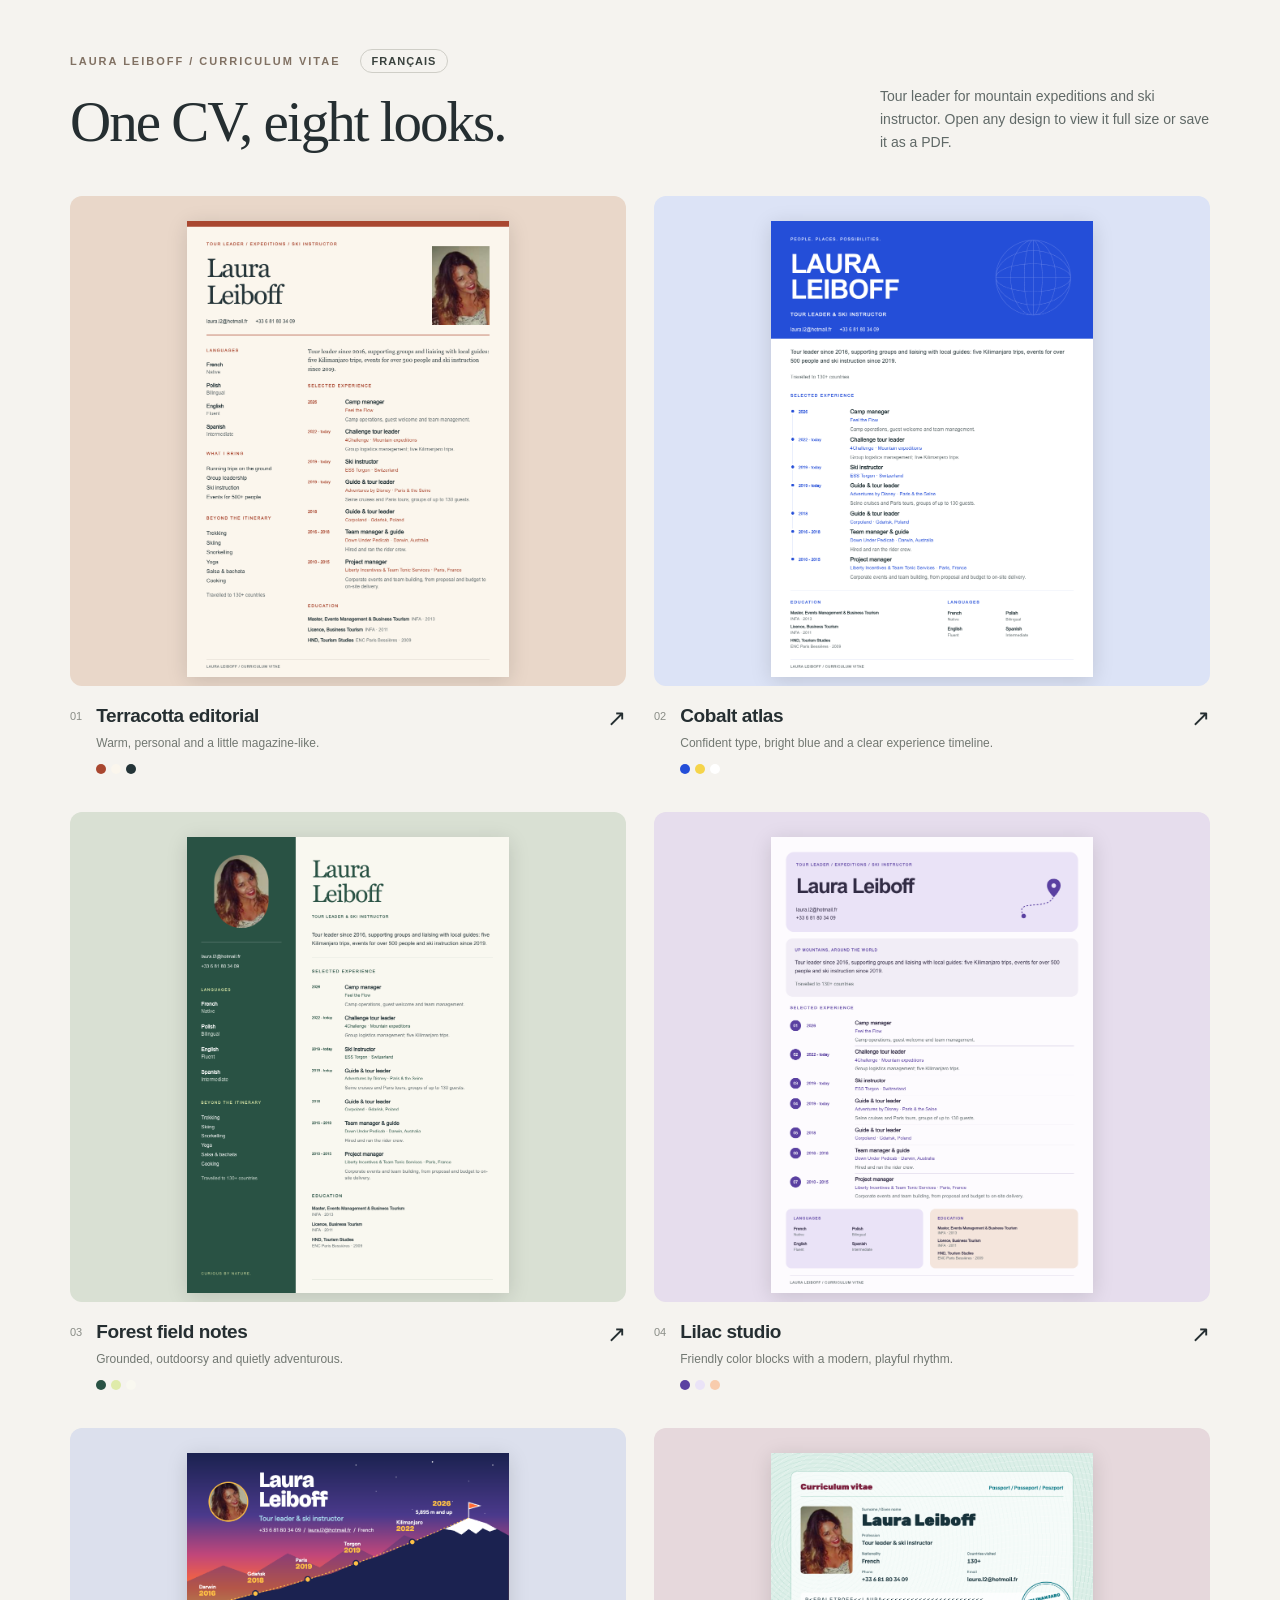
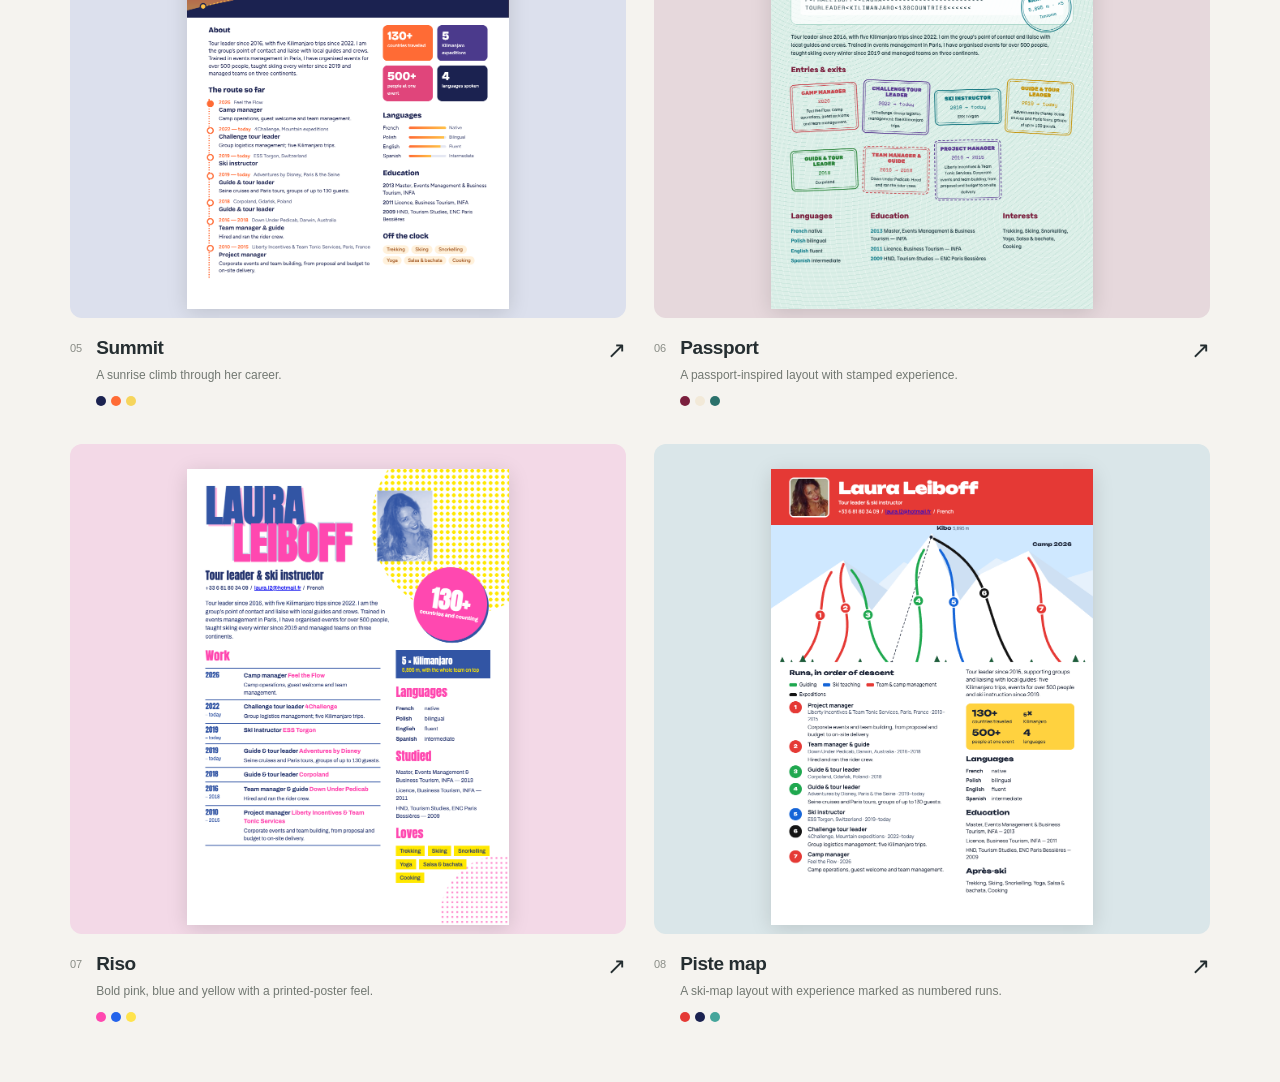
<file: index.html>
<!doctype html><html lang="en"><head><meta charset="utf-8"><meta name="viewport" content="width=device-width,initial-scale=1"><title>Laura Leiboff / CV designs</title><style>
*{box-sizing:border-box}body{margin:0;background:#f5f3ef;color:#252e31;font-family:Arial,sans-serif}main{max-width:1220px;margin:auto;padding:55px 40px 60px}.kicker{font-size:11px;letter-spacing:2px;text-transform:uppercase;color:#817163;font-weight:700}header{display:flex;justify-content:space-between;align-items:flex-end;gap:40px;margin:18px 0 42px}h1{font-family:Georgia,serif;font-size:57px;font-weight:400;letter-spacing:-2px;margin:0}header p{max-width:330px;font-size:14px;line-height:1.65;color:#606967;margin:0}.grid{display:grid;grid-template-columns:repeat(2,minmax(0,1fr));gap:38px 28px}.card{text-decoration:none;color:inherit;display:block}.preview{height:490px;overflow:hidden;border-radius:12px;display:flex;align-items:flex-start;justify-content:center;padding-top:25px;background:var(--bg);transition:transform .2s,box-shadow .2s}.preview img{width:322px;box-shadow:0 4px 20px #0002}.card:hover .preview{transform:translateY(-4px);box-shadow:0 12px 30px #3331}.card:focus-visible{outline:3px solid #244ed8;outline-offset:7px}.caption{display:flex;align-items:flex-start;gap:14px;margin-top:19px}.num{font-size:11px;color:#8a8d87;padding-top:5px}h3{font-size:19px;margin:0 0 7px;font-weight:600;letter-spacing:-.4px}.caption p{font-size:12px;color:#727872;margin:0;line-height:1.5}.arrow{margin-left:auto;font-size:23px}.swatches{display:flex;gap:5px;margin-top:12px}.swatches i{width:10px;height:10px;background:var(--c);border-radius:50%}.note{margin-top:46px;padding-top:20px;border-top:1px solid #dedfd7;font-size:12px;line-height:1.8;color:#717871}.note code{font-size:11px;background:#eae8e1;padding:2px 5px;border-radius:3px}@media(max-width:720px){main{padding:32px 20px}header{display:block}h1{font-size:44px}header p{margin-top:20px}.grid{grid-template-columns:1fr}.preview{height:460px}.preview img{width:300px}}
.section-heading{display:flex;justify-content:space-between;align-items:baseline;gap:16px;margin-bottom:24px}.section-heading h2{font-family:Georgia,serif;font-size:29px;font-weight:400;margin:0;letter-spacing:-.5px}.section-heading span{font-size:12px;color:#727872}.design-section+.design-section{margin-top:64px;padding-top:36px;border-top:1px solid #dedfd7}.jump-links{display:flex;gap:10px;margin:-16px 0 36px}.jump-links a{font-size:12px;color:#39413d;text-decoration:none;border:1px solid #cfcec7;border-radius:20px;padding:9px 15px}.jump-links a:hover{background:#e9e6df}html{scroll-behavior:smooth}.design-section{scroll-margin-top:25px}.claude-preview img{height:456px;width:322px;object-fit:contain;object-position:top;background:white}@media(max-width:720px){.section-heading{display:block}.section-heading span{display:block;margin-top:8px}.claude-preview img{height:424px;width:300px}}@media(prefers-reduced-motion:reduce){html{scroll-behavior:auto}.preview{transition:none}}.lang-switch{margin-left:14px;letter-spacing:1px;color:#39413d;border:1px solid #cfcec7;border-radius:20px;padding:5px 11px;text-decoration:none}.lang-switch:hover{background:#e9e6df}</style></head><body><main><div class="kicker">Laura Leiboff / Curriculum vitae <a class="lang-switch" data-lang-switch href="?lang=fr">Français</a></div><header><h1 data-label="galleryTitle">One CV, eight looks.</h1><p data-label="galleryIntro">Tour leader for mountain expeditions and ski instructor. Open any design to view it full size or save it as a PDF.</p></header><section class="design-section"><div class="grid">
<a class="card" data-keep-lang href="01-editorial.html"><div class="preview" style="--bg:#e9d7c9"><img data-localized src="assets/01-editorial.png" alt="Preview of terracotta editorial CV"></div><div class="caption"><span class="num">01</span><div><h3 data-label="d1">Terracotta editorial</h3><p data-label="d1Text">Warm, personal and a little magazine-like.</p><div class="swatches"><i style="--c:#a94730"></i><i style="--c:#fbf6ed"></i><i style="--c:#243438"></i></div></div><span class="arrow">↗</span></div></a>
<a class="card" data-keep-lang href="02-atlas.html"><div class="preview" style="--bg:#dce3f6"><img data-localized src="assets/02-atlas.png" alt="Preview of cobalt atlas CV"></div><div class="caption"><span class="num">02</span><div><h3 data-label="d2">Cobalt atlas</h3><p data-label="d2Text">Confident type, bright blue and a clear experience timeline.</p><div class="swatches"><i style="--c:#244ed8"></i><i style="--c:#f5d44a"></i><i style="--c:#fff"></i></div></div><span class="arrow">↗</span></div></a>
<a class="card" data-keep-lang href="03-field-notes.html"><div class="preview" style="--bg:#d9e0d3"><img data-localized src="assets/03-field-notes.png" alt="Preview of forest field notes CV"></div><div class="caption"><span class="num">03</span><div><h3 data-label="d3">Forest field notes</h3><p data-label="d3Text">Grounded, outdoorsy and quietly adventurous.</p><div class="swatches"><i style="--c:#295244"></i><i style="--c:#dfebaa"></i><i style="--c:#f9f8f0"></i></div></div><span class="arrow">↗</span></div></a>
<a class="card" data-keep-lang href="04-studio.html"><div class="preview" style="--bg:#e6dded"><img data-localized src="assets/04-studio.png" alt="Preview of lilac studio CV"></div><div class="caption"><span class="num">04</span><div><h3 data-label="d4">Lilac studio</h3><p data-label="d4Text">Friendly color blocks with a modern, playful rhythm.</p><div class="swatches"><i style="--c:#5a40a1"></i><i style="--c:#eae3f7"></i><i style="--c:#f8ccad"></i></div></div><span class="arrow">↗</span></div></a>
<a class="card" data-keep-lang href="claude/1-summit.html"><div class="preview claude-preview" style="--bg:#dce0ed"><img data-localized src="assets/claude-1-summit.png" alt="Preview of Summit CV design" loading="lazy"></div><div class="caption"><span class="num">05</span><div><h3 data-label="d5">Summit</h3><p data-label="d5Text">A sunrise climb through her career.</p><div class="swatches"><i style="--c:#1B2250"></i><i style="--c:#FF6B35"></i><i style="--c:#F6D55C"></i></div></div><span class="arrow">↗</span></div></a><a class="card" data-keep-lang href="claude/2-passport.html"><div class="preview claude-preview" style="--bg:#e6d8dc"><img data-localized src="assets/claude-2-passport.png" alt="Preview of Passport CV design" loading="lazy"></div><div class="caption"><span class="num">06</span><div><h3 data-label="d6">Passport</h3><p data-label="d6Text">A passport-inspired layout with stamped experience.</p><div class="swatches"><i style="--c:#7A1F3D"></i><i style="--c:#F2E9D8"></i><i style="--c:#2B716B"></i></div></div><span class="arrow">↗</span></div></a><a class="card" data-keep-lang href="claude/3-riso.html"><div class="preview claude-preview" style="--bg:#f3d9e7"><img data-localized src="assets/claude-3-riso.png" alt="Preview of Riso CV design" loading="lazy"></div><div class="caption"><span class="num">07</span><div><h3 data-label="d7">Riso</h3><p data-label="d7Text">Bold pink, blue and yellow with a printed-poster feel.</p><div class="swatches"><i style="--c:#FF48B0"></i><i style="--c:#2463EB"></i><i style="--c:#FFE34D"></i></div></div><span class="arrow">↗</span></div></a><a class="card" data-keep-lang href="claude/4-piste.html"><div class="preview claude-preview" style="--bg:#dae6e9"><img data-localized src="assets/claude-4-piste.png" alt="Preview of Piste map CV design" loading="lazy"></div><div class="caption"><span class="num">08</span><div><h3 data-label="d8">Piste map</h3><p data-label="d8Text">A ski-map layout with experience marked as numbered runs.</p><div class="swatches"><i style="--c:#E53935"></i><i style="--c:#1B2250"></i><i style="--c:#45A59B"></i></div></div><span class="arrow">↗</span></div></a></div></section></main><script src="content.js"></script></body></html>
</file>
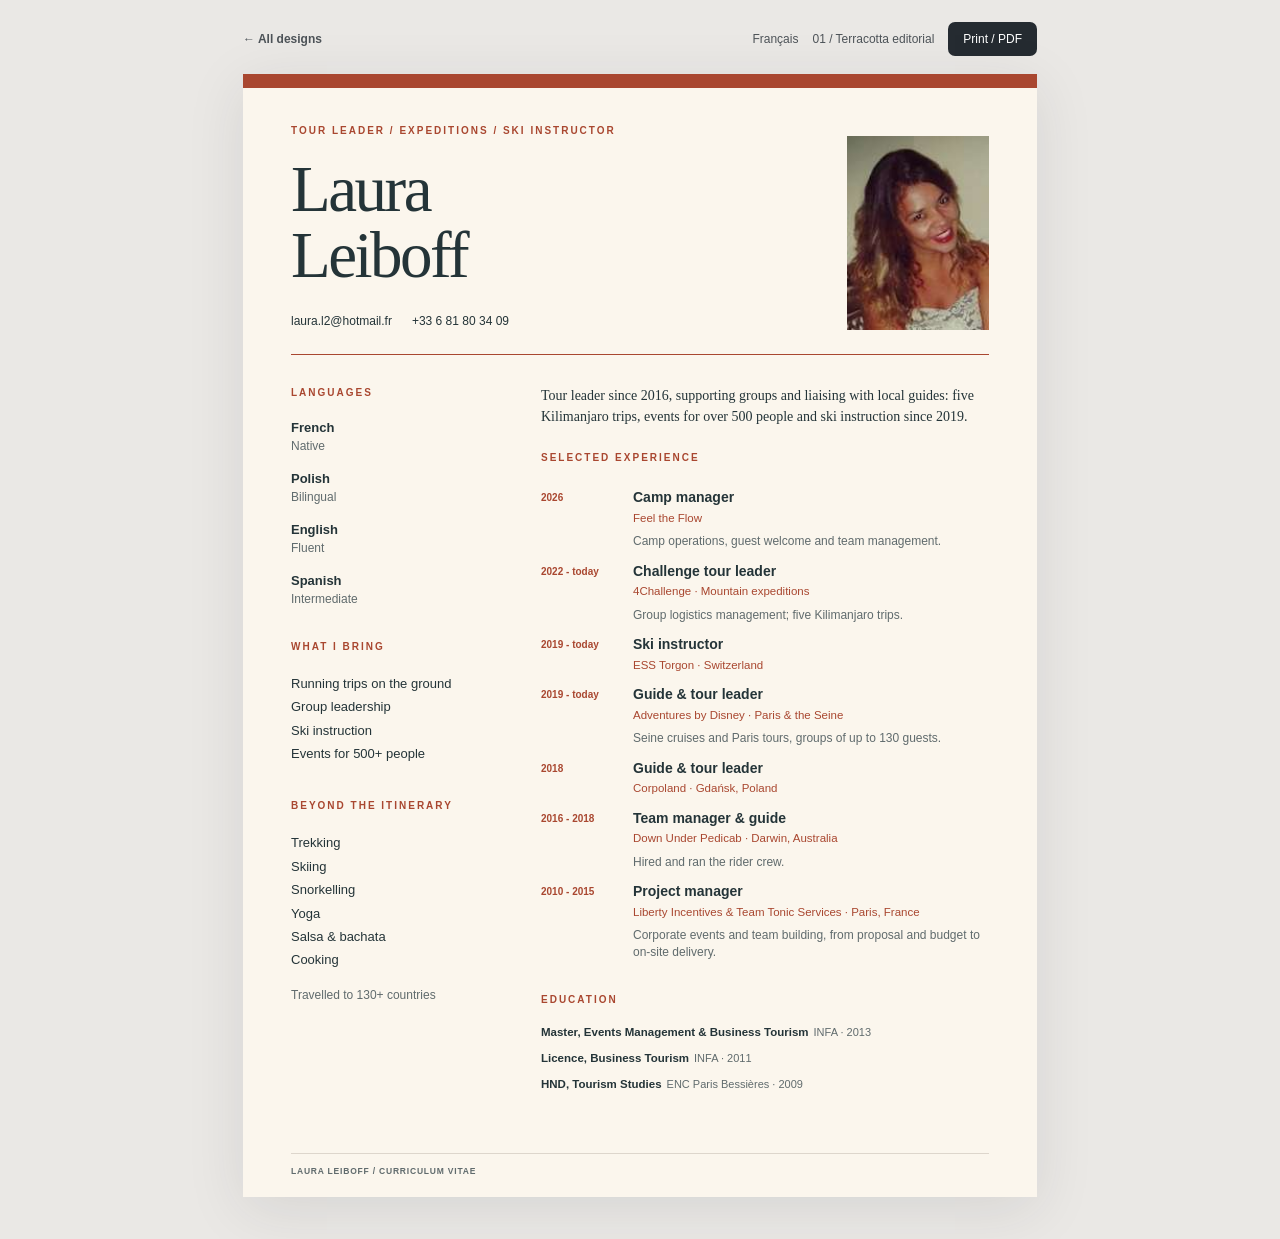
<file: 01-editorial.html>
<!doctype html>
<html lang="en"><head><meta charset="utf-8"><meta name="viewport" content="width=device-width,initial-scale=1"><title>Laura Leiboff · Terracotta editorial</title><link rel="stylesheet" href="styles.css"></head>
<body class="editorial" data-design="editorial"><nav class="toolbar" aria-label="Design controls"><a href="index.html" data-keep-lang data-label="allDesigns">← All designs</a><div><a data-lang-switch href="?lang=fr">Français</a><span class="design-label">01 / <span data-label="d1">Terracotta editorial</span></span><button data-print data-label="print">Print / PDF</button></div></nav><div class="sheet"></div><script src="content.js"></script><script src="cv.js"></script></body></html>
</file>
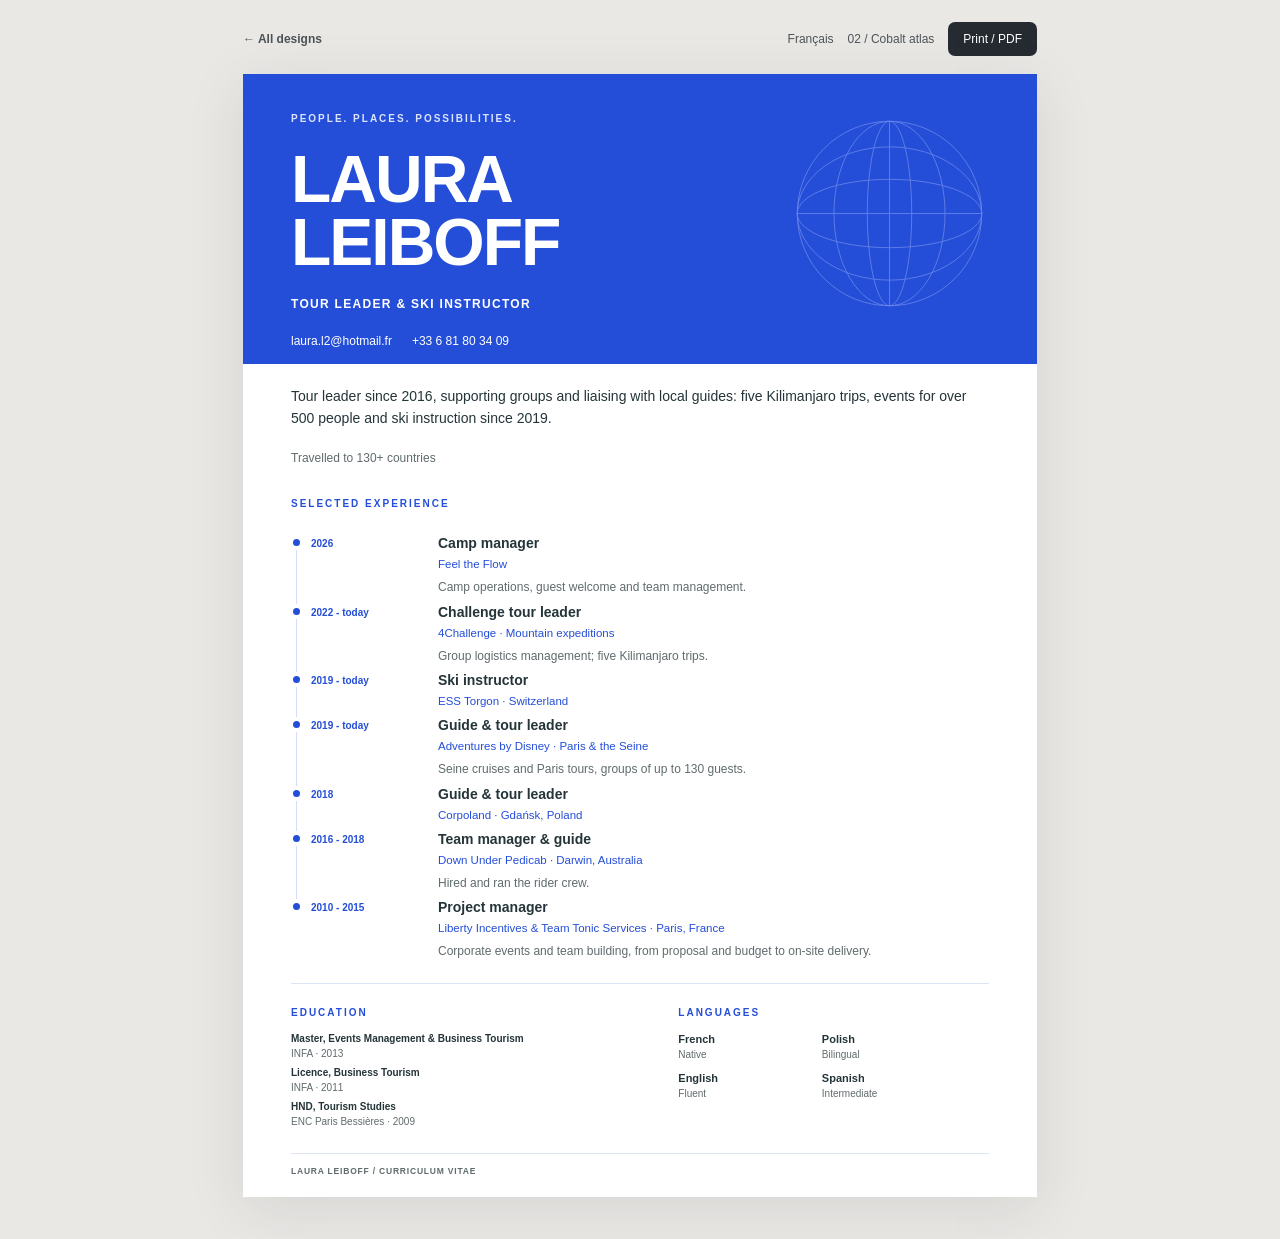
<file: 02-atlas.html>
<!doctype html>
<html lang="en"><head><meta charset="utf-8"><meta name="viewport" content="width=device-width,initial-scale=1"><title>Laura Leiboff · Cobalt atlas</title><link rel="stylesheet" href="styles.css"></head>
<body class="atlas" data-design="atlas"><nav class="toolbar" aria-label="Design controls"><a href="index.html" data-keep-lang data-label="allDesigns">← All designs</a><div><a data-lang-switch href="?lang=fr">Français</a><span class="design-label">02 / <span data-label="d2">Cobalt atlas</span></span><button data-print data-label="print">Print / PDF</button></div></nav><div class="sheet"></div><script src="content.js"></script><script src="cv.js"></script></body></html>
</file>
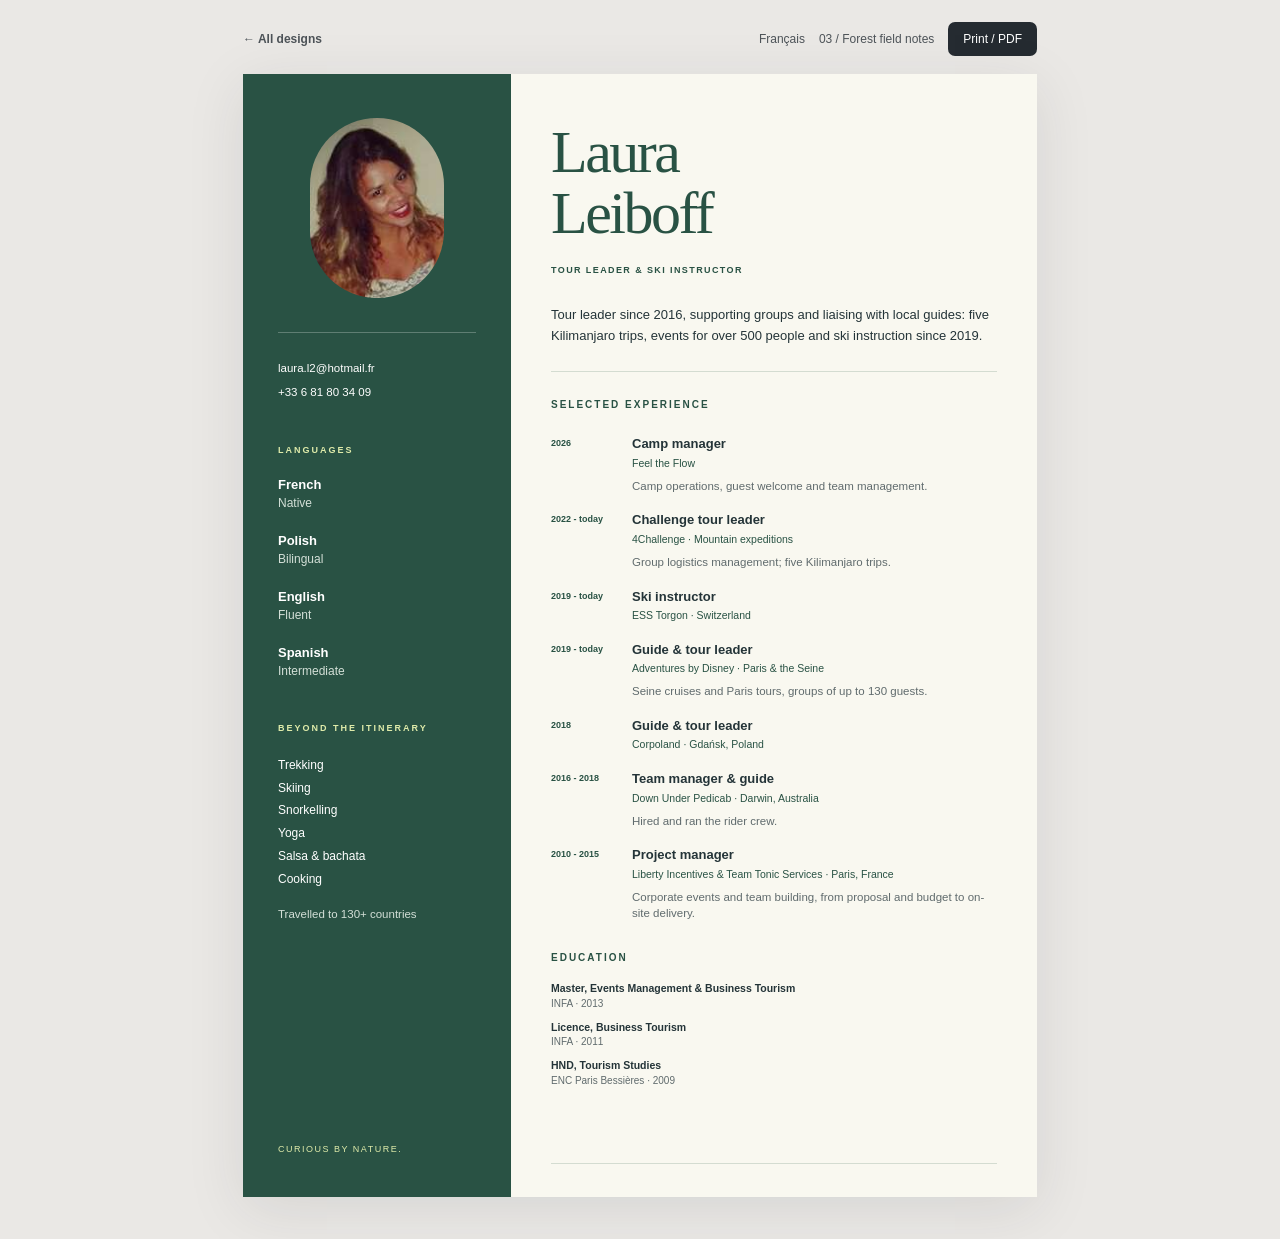
<file: 03-field-notes.html>
<!doctype html>
<html lang="en"><head><meta charset="utf-8"><meta name="viewport" content="width=device-width,initial-scale=1"><title>Laura Leiboff · Forest field notes</title><link rel="stylesheet" href="styles.css"></head>
<body class="field" data-design="field"><nav class="toolbar" aria-label="Design controls"><a href="index.html" data-keep-lang data-label="allDesigns">← All designs</a><div><a data-lang-switch href="?lang=fr">Français</a><span class="design-label">03 / <span data-label="d3">Forest field notes</span></span><button data-print data-label="print">Print / PDF</button></div></nav><div class="sheet"></div><script src="content.js"></script><script src="cv.js"></script></body></html>
</file>
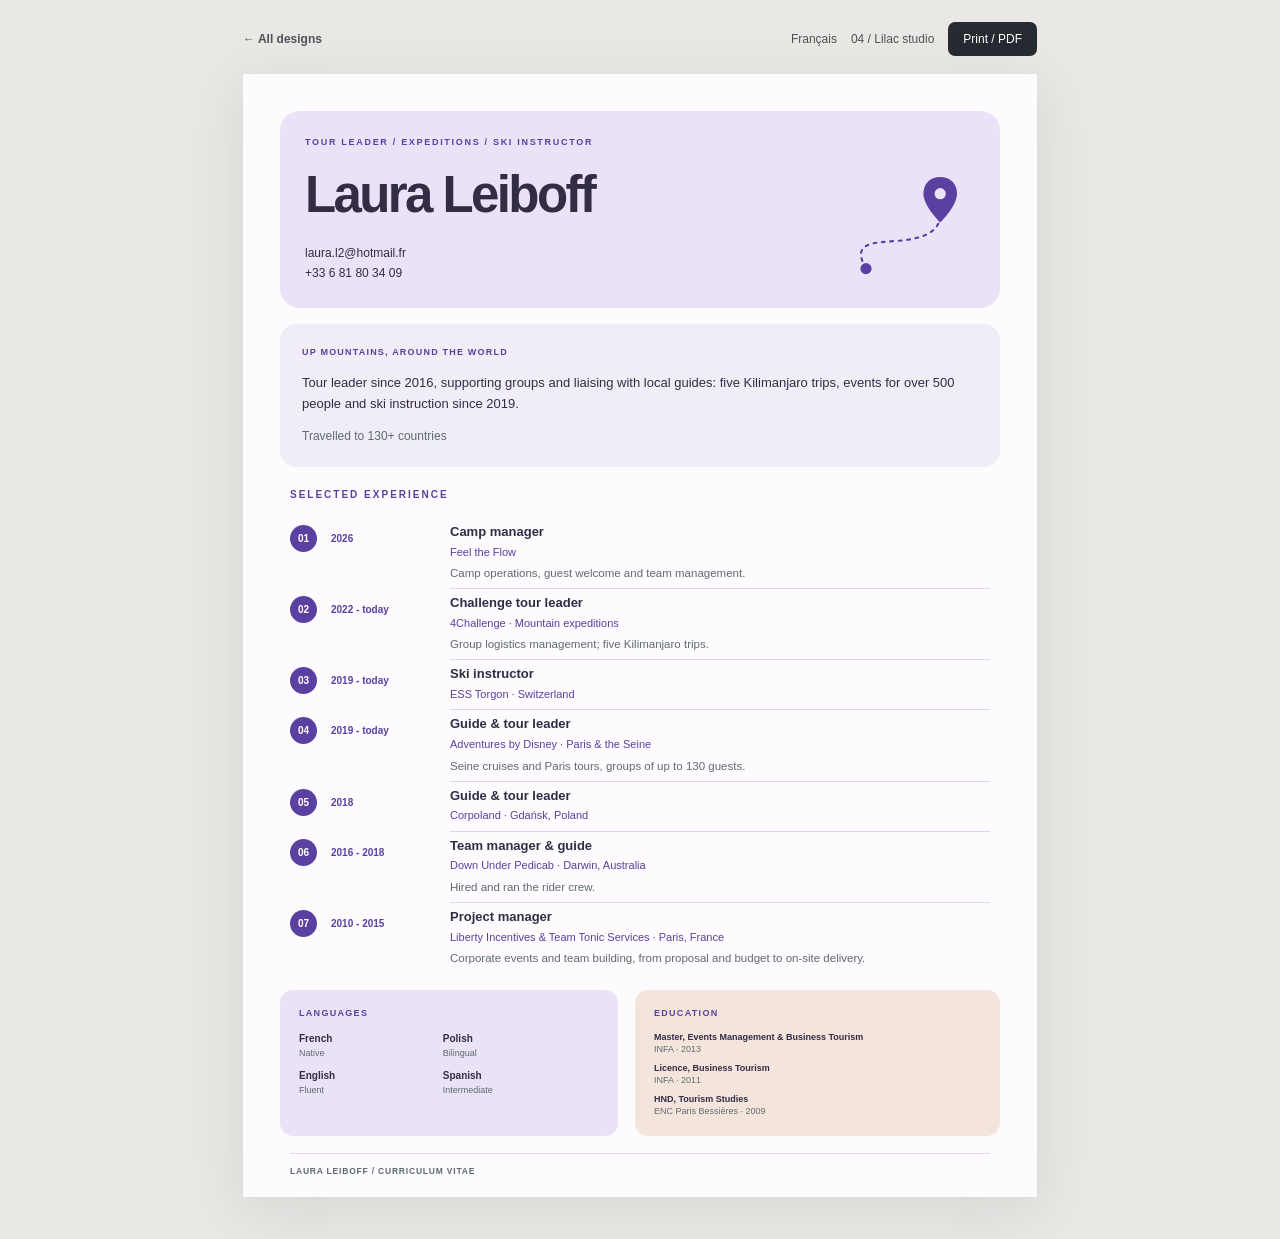
<file: 04-studio.html>
<!doctype html>
<html lang="en"><head><meta charset="utf-8"><meta name="viewport" content="width=device-width,initial-scale=1"><title>Laura Leiboff · Lilac studio</title><link rel="stylesheet" href="styles.css"></head>
<body class="studio" data-design="studio"><nav class="toolbar" aria-label="Design controls"><a href="index.html" data-keep-lang data-label="allDesigns">← All designs</a><div><a data-lang-switch href="?lang=fr">Français</a><span class="design-label">04 / <span data-label="d4">Lilac studio</span></span><button data-print data-label="print">Print / PDF</button></div></nav><div class="sheet"></div><script src="content.js"></script><script src="cv.js"></script></body></html>
</file>
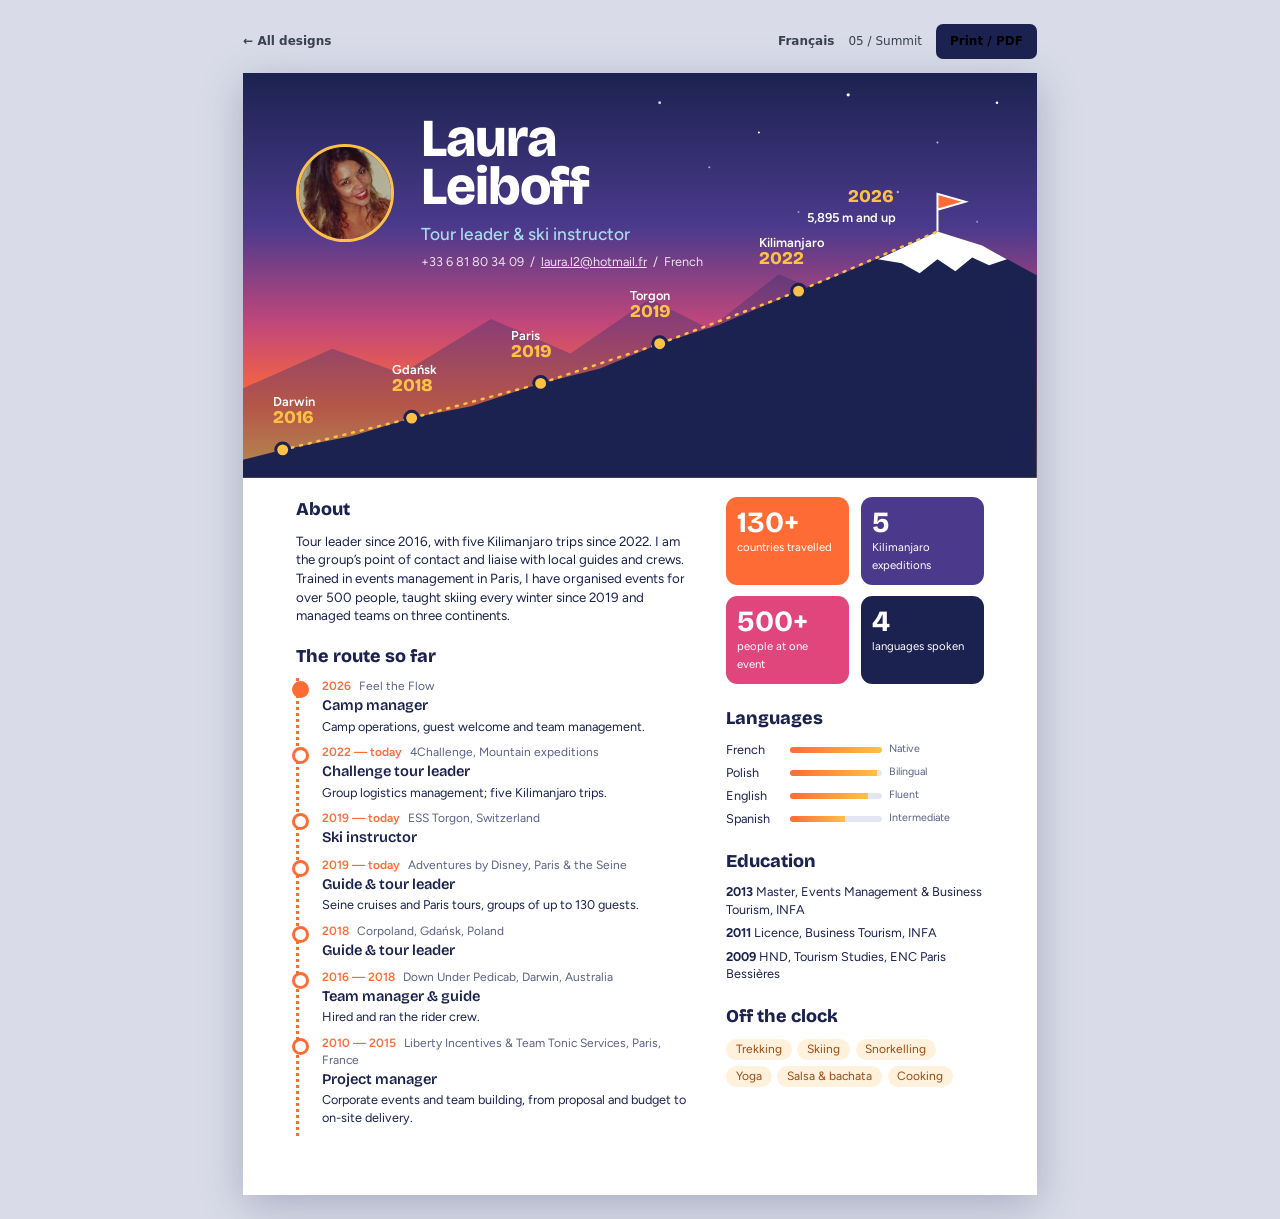
<file: claude/1-summit.html>
<!doctype html>
<html lang="en">
<head>
<meta charset="utf-8">
<meta name="viewport" content="width=device-width, initial-scale=1">
<title>Laura Leiboff — Summit</title>
<link rel="preconnect" href="https://fonts.googleapis.com">
<link rel="preconnect" href="https://fonts.gstatic.com" crossorigin>
<link href="https://fonts.googleapis.com/css2?family=Bricolage+Grotesque:opsz,wght@12..96,400;12..96,600;12..96,800&family=Figtree:wght@400;500;600&display=swap" rel="stylesheet">
<style>
  :root {
    --night: #1B2250;
    --dusk: #4B3A8C;
    --sunrise: #FF6B35;
    --savanna: #FFC145;
    --glacier: #A8DCEF;
    --pink: #E0457B;
    --ink: #1B2250;
    --muted: #5A6185;
    --paper: #FFFFFF;
  }
  * { box-sizing: border-box; }
  body {
    margin: 0;
    background: #D9DCE8;
    font-family: "Figtree", system-ui, sans-serif;
    color: var(--ink);
    font-size: 9.5pt;
    line-height: 1.4;
    padding: 24px 16px;
  }
  .page {
    width: 210mm;
    min-height: 297mm;
    margin: 0 auto;
    background: var(--paper);
    box-shadow: 0 10px 40px rgba(27, 34, 80, .25);
    overflow: hidden;
    display: flex;
    flex-direction: column;
  }

  /* Hero: sunrise sky + mountain */
  .sky {
    position: relative;
    background: linear-gradient(180deg, var(--night) 0%, var(--dusk) 38%, #C2477A 62%, var(--sunrise) 82%, var(--savanna) 100%);
    color: #fff;
    padding: 11mm 14mm 0;
  }
  .stars { position: absolute; inset: 0; pointer-events: none; }
  .head { position: relative; display: flex; gap: 7mm; align-items: center; }
  .photo {
    width: 26mm; height: 26mm; border-radius: 50%;
    object-fit: cover; border: 3px solid var(--savanna);
    flex: none;
  }
  h1 {
    font-family: "Bricolage Grotesque", sans-serif;
    font-weight: 800;
    font-size: 40pt;
    line-height: .9;
    letter-spacing: -.02em;
    margin: 0;
  }
  .role { font-size: 13pt; margin: 3mm 0 0; color: var(--glacier); font-weight: 500; }
  .contact { margin: 2mm 0 0; font-size: 9.5pt; opacity: .85; }
  .contact a { color: inherit; }

  .mountain { display: block; width: calc(100% + 28mm); height: auto; margin: -24mm -14mm 0; position: relative; }
  .mountain .camp-label { font-family: "Figtree", sans-serif; font-size: 13px; font-weight: 600; fill: #fff; }
  .mountain .camp-year { font-family: "Bricolage Grotesque", sans-serif; font-size: 18px; font-weight: 800; fill: var(--savanna); }

  /* Body */
  .body {
    display: grid;
    grid-template-columns: 1.55fr 1fr;
    gap: 8mm;
    padding: 5mm 14mm 4mm;
    flex: 1;
  }
  h2 {
    font-family: "Bricolage Grotesque", sans-serif;
    font-weight: 800;
    font-size: 13.5pt;
    margin: 0 0 2.5mm;
    color: var(--night);
  }
  .about { font-size: 10pt; margin: 0 0 5mm; }

  .route { list-style: none; margin: 0; padding: 0; border-left: 3px dotted var(--sunrise); }
  .route li { position: relative; padding: 0 0 2.4mm 6mm; }
  html[lang="fr"] .route li { padding-bottom: 1.8mm; }
  .route li::before {
    content: ""; position: absolute; left: -7px; top: 3px;
    width: 11px; height: 11px; border-radius: 50%;
    background: var(--paper); border: 3px solid var(--sunrise);
  }
  .route li.now::before { background: var(--sunrise); }
  .route .meta { font-size: 9pt; }
  .when { font-weight: 600; color: var(--sunrise); margin-right: 1.5mm; }
  .what { font-family: "Bricolage Grotesque", sans-serif; font-weight: 600; font-size: 11pt; margin: 0; }
  .where { color: var(--muted); }
  .route p { margin: .5mm 0 0; }

  .side > section { margin-bottom: 5.5mm; }
  .stats { display: grid; grid-template-columns: 1fr 1fr; gap: 3mm; margin-bottom: 6mm; }
  .stat {
    border-radius: 3mm;
    padding: 3mm;
    color: #fff;
  }
  .stat:nth-child(1) { background: var(--sunrise); }
  .stat:nth-child(2) { background: var(--dusk); }
  .stat:nth-child(3) { background: var(--pink); }
  .stat:nth-child(4) { background: var(--night); }
  .stat b { display: block; font-family: "Bricolage Grotesque", sans-serif; font-size: 22pt; line-height: 1; }
  .stat span { font-size: 8.5pt; }

  .langs { list-style: none; padding: 0; margin: 0; }
  .langs li { display: grid; grid-template-columns: 15mm 1fr 25mm; align-items: center; gap: 2mm; margin-bottom: 1.4mm; }
  .bar { height: 6px; border-radius: 3px; background: #E4E7F2; overflow: hidden; }
  .bar i { display: block; height: 100%; background: linear-gradient(90deg, var(--sunrise), var(--savanna)); }
  .langs small { color: var(--muted); font-size: 8pt; }

  .plain { list-style: none; padding: 0; margin: 0; }
  .plain li { margin-bottom: 1.5mm; }
  .plain b { color: var(--night); }
  .tags { display: flex; flex-wrap: wrap; gap: 1.5mm; }
  .tags span { background: #FFF1DB; color: #9A4A12; border-radius: 99px; padding: .6mm 2.6mm; font-size: 9pt; }

  @media screen and (max-width: 820px) {
    body { padding: 0; }
    .page { width: 100%; min-height: 0; box-shadow: none; }
    .body { grid-template-columns: 1fr; }
    h1 { font-size: 34pt; }
    .head { flex-wrap: wrap; }
  }
  @page { size: A4; margin: 0; }
  @media print {
    body { background: none; padding: 0; }
    .page { box-shadow: none; margin: 0; }
    * { -webkit-print-color-adjust: exact; print-color-adjust: exact; }
  }
  /* Screen-only toolbar: back to gallery + print */
  .cv-toolbar {
    width: 210mm; max-width: 100%;
    margin: 0 auto 14px;
    display: flex; align-items: center; justify-content: space-between; gap: 16px;
    font: 500 12px/1.4 system-ui, sans-serif;
    color: #3a4150;
  }
  .cv-toolbar a { color: inherit; font-weight: 700; text-decoration: none; }
  .cv-toolbar a:hover { text-decoration: underline; }
  .cv-toolbar div { display: flex; align-items: center; gap: 14px; }
  .cv-toolbar button {
    background: #1B2250; color: #1B2250#3a4150; border: 0; border-radius: 7px;
    padding: 9px 14px; font: inherit; font-weight: 700; cursor: pointer;
  }
  .cv-toolbar button:hover { filter: brightness(1.15); }
  .cv-toolbar :focus-visible { outline: 3px solid #FFC145; outline-offset: 3px; }
  @media screen and (max-width: 820px) { .cv-toolbar { margin: 0; padding: 12px 16px; } .cv-toolbar span { display: none; } }
  @media print { .cv-toolbar { display: none; } }
</style>
</head>
<body data-design="summit">
<nav class="cv-toolbar" aria-label="Design controls">
  <a href="../index.html" data-keep-lang data-label="allDesigns">← All designs</a>
  <div><a data-lang-switch href="?lang=fr">Français</a><span>05 / <span data-label="d5">Summit</span></span><button type="button" onclick="window.print()" data-label="print">Print / PDF</button></div>
</nav>
<main class="page">
  <header class="sky">
    <svg class="stars" viewBox="0 0 800 400" preserveAspectRatio="none" aria-hidden="true">
      <g fill="#fff">
        <circle cx="420" cy="30" r="1.4" opacity=".8"/><circle cx="520" cy="60" r="1"/><circle cx="610" cy="22" r="1.6"/>
        <circle cx="700" cy="70" r="1" opacity=".7"/><circle cx="760" cy="30" r="1.3"/><circle cx="470" cy="95" r="1" opacity=".6"/>
        <circle cx="660" cy="120" r="1.2" opacity=".6"/><circle cx="560" cy="140" r="1" opacity=".5"/><circle cx="740" cy="150" r="1" opacity=".5"/>
      </g>
    </svg>
    <div class="head">
      <img class="photo" src="photo.jpg" alt="Laura Leiboff">
      <div>
        <h1><span data-cv="firstName"></span><br><span data-cv="lastName"></span></h1>
        <p class="role" data-cv="title"></p>
        <p class="contact"><span data-cv="phone"></span> &nbsp;/&nbsp; <a data-cv="email"></a> &nbsp;/&nbsp; <span data-cv="nationality"></span></p>
      </div>
    </div>

    <svg class="mountain" viewBox="0 0 800 300" aria-label="Career route drawn as a climb from 2016 to the 2026 summit">
      <!-- back range -->
      <path d="M0,300 L0,210 L90,170 L160,195 L250,140 L330,175 L410,120 L470,150 L540,95 L600,120 L680,70 L800,130 L800,300 Z" fill="#2A2F6B" opacity=".35"/>
      <!-- main mountain -->
      <path d="M0,300 L0,282 L40,272 L110,258 L170,240 L230,228 L300,205 L360,190 L420,165 L480,146 L560,112 L620,88 L700,52 L745,66 L800,96 L800,300 Z" fill="var(--night)"/>
      <!-- snow cap -->
      <path d="M640,80 L700,52 L745,66 L770,80 L752,86 L735,78 L718,92 L700,80 L682,94 L664,84 Z" fill="#fff"/>
      <!-- route -->
      <polyline points="40,272 170,240 300,205 420,165 560,112 700,52" fill="none" stroke="var(--savanna)" stroke-width="2.5" stroke-dasharray="2 7" stroke-linecap="round"/>
      <g fill="var(--savanna)" stroke="var(--night)" stroke-width="3">
        <circle cx="40" cy="272" r="7"/><circle cx="170" cy="240" r="7"/><circle cx="300" cy="205" r="7"/>
        <circle cx="420" cy="165" r="7"/><circle cx="560" cy="112" r="7"/>
      </g>
      <path d="M700,52 L700,14 L728,22 L700,30" fill="var(--sunrise)" stroke="#fff" stroke-width="2"/>
      <g>
        <text class="camp-year" x="30" y="245">2016</text><text class="camp-label" x="30" y="228">Darwin</text>
        <text class="camp-year" x="150" y="213">2018</text><text class="camp-label" x="150" y="196">Gdańsk</text>
        <text class="camp-year" x="270" y="178">2019</text><text class="camp-label" x="270" y="161">Paris</text>
        <text class="camp-year" x="390" y="138" data-cv="skiStart"></text><text class="camp-label" x="390" y="121">Torgon</text>
        <text class="camp-year" x="520" y="85">2022</text><text class="camp-label" x="520" y="68" data-label="kilimanjaro">Kilimanjaro</text>
        <text class="camp-year" x="610" y="22">2026</text><text class="camp-label" x="568" y="42" data-label="summitPeak">5,895 m and up</text>
      </g>
    </svg>
  </header>

  <div class="body">
    <section>
      <h2 data-label="about">About</h2>
      <p class="about" data-cv="about"></p>

      <h2 data-label="summitRoute">The route so far</h2>
      <ol class="route" reversed data-jobs></ol>
    </section>

    <aside class="side">
      <div class="stats">
        <div class="stat"><b data-cv="countries"></b><span data-label="countriesTravelled">countries travelled</span></div>
        <div class="stat"><b data-cv="kilimanjaro"></b><span data-label="kiliExpeditions">Kilimanjaro expeditions</span></div>
        <div class="stat"><b data-cv="eventSize"></b><span data-label="eventPeople">people at one event</span></div>
        <div class="stat"><b data-cv="languagesCount"></b><span data-label="languagesSpoken">languages spoken</span></div>
      </div>

      <section>
        <h2 data-label="languages">Languages</h2>
        <ul class="langs" data-languages></ul>
      </section>

      <section>
        <h2 data-label="education">Education</h2>
        <ul class="plain" data-education></ul>
      </section>

      <section>
        <h2 data-label="summitInterests">Off the clock</h2>
        <div class="tags" data-interests></div>
      </section>
    </aside>
  </div>
</main>
<script src="../content.js"></script>
<script src="render.js"></script>
</body>
</html>
</file>
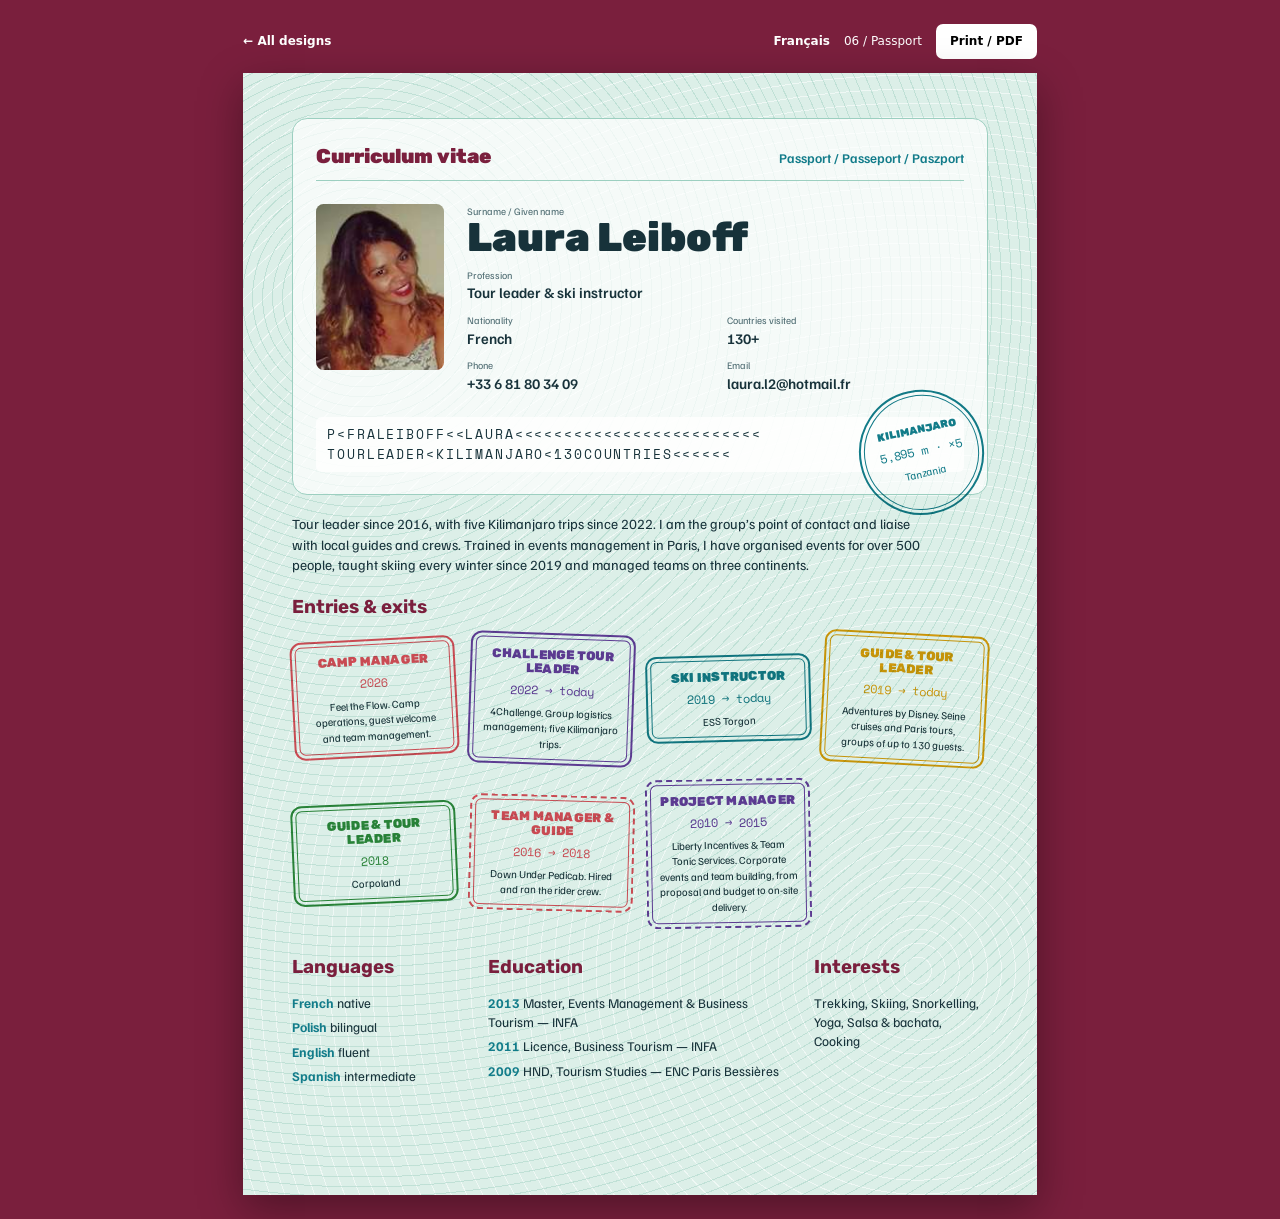
<file: claude/2-passport.html>
<!doctype html>
<html lang="en">
<head>
<meta charset="utf-8">
<meta name="viewport" content="width=device-width, initial-scale=1">
<title>Laura Leiboff — Passport</title>
<link rel="preconnect" href="https://fonts.googleapis.com">
<link rel="preconnect" href="https://fonts.gstatic.com" crossorigin>
<link href="https://fonts.googleapis.com/css2?family=Familjen+Grotesk:wght@400;500;600;700&family=Rubik:wght@500;700;900&family=Space+Mono&display=swap" rel="stylesheet">
<style>
  :root {
    --page: #DCEFE8;
    --guilloche: #9CCFC0;
    --cover: #7A1F3D;
    --coral: #E8505B;
    --teal: #127C8A;
    --violet: #6A3FA0;
    --mustard: #E59E0B;
    --green: #2E8B3D;
    --ink: #17323A;
    --muted: #4C6A70;
  }
  * { box-sizing: border-box; }
  body {
    margin: 0;
    background: var(--cover);
    font-family: "Familjen Grotesk", system-ui, sans-serif;
    color: var(--ink);
    font-size: 10pt;
    line-height: 1.45;
    padding: 24px 16px;
  }
  .page {
    width: 210mm;
    min-height: 297mm;
    margin: 0 auto;
    padding: 12mm 13mm;
    background-color: var(--page);
    background-image:
      repeating-radial-gradient(circle at 15% 20%, transparent 0 9px, rgba(156,207,192,.45) 9px 10px),
      repeating-radial-gradient(circle at 85% 80%, transparent 0 13px, rgba(255,255,255,.55) 13px 14px);
    box-shadow: 0 14px 40px rgba(0,0,0,.35);
    position: relative;
  }

  /* Data page */
  .data {
    background: rgba(255,255,255,.72);
    border: 1.5px solid var(--guilloche);
    border-radius: 4mm;
    padding: 6mm;
    display: grid;
    grid-template-columns: 34mm 1fr;
    gap: 6mm;
  }
  .doc-title {
    grid-column: 1 / -1;
    display: flex; justify-content: space-between; align-items: baseline;
    border-bottom: 1.5px solid var(--guilloche);
    padding-bottom: 2.5mm;
    color: var(--teal);
    font-weight: 600;
  }
  .doc-title strong { font-family: "Rubik", sans-serif; font-weight: 900; font-size: 15pt; color: var(--cover); }
  .photo {
    width: 34mm; height: 44mm; object-fit: cover;
    border-radius: 2mm;
    filter: saturate(1.1);
  }
  .fields { display: grid; grid-template-columns: 1fr 1fr; gap: 2.5mm 6mm; align-content: start; }
  .field small { display: block; color: var(--muted); font-size: 7.5pt; }
  .field span { font-weight: 600; font-size: 11pt; }
  .field.wide { grid-column: 1 / -1; }
  h1 {
    font-family: "Rubik", sans-serif; font-weight: 900;
    font-size: 30pt; line-height: 1; margin: 0; color: var(--ink);
  }
  .mrz {
    grid-column: 1 / -1;
    font-family: "Space Mono", monospace;
    font-size: 10pt;
    letter-spacing: .14em;
    color: var(--ink);
    background: rgba(255,255,255,.8);
    padding: 2mm 3mm;
    border-radius: 1.5mm;
    overflow-wrap: anywhere;
    line-height: 1.5;
  }

  .about { font-size: 10.5pt; margin: 5mm 0 1mm; max-width: 170mm; }

  h2 {
    font-family: "Rubik", sans-serif; font-weight: 700;
    font-size: 14pt; color: var(--cover);
    margin: 5mm 0 3mm;
  }

  /* Stamps */
  .stamps {
    display: grid;
    grid-template-columns: repeat(4, 1fr);
    gap: 4mm 3mm;
    align-items: center;
  }
  .stamp {
    --c: var(--teal);
    color: var(--c);
    border: 2.5px solid var(--c);
    outline: 1px solid var(--c);
    outline-offset: -6px;
    padding: 3.5mm 3mm 3mm;
    text-align: center;
    border-radius: 3mm;
    mix-blend-mode: multiply;
    position: relative;
  }
  .stamp .t { font-family: "Rubik", sans-serif; font-weight: 900; font-size: 9.5pt; line-height: 1.1; text-transform: uppercase; letter-spacing: .02em; }
  .stamp .d { font-family: "Space Mono", monospace; font-size: 9pt; margin: 1.5mm 0; }
  .stamp p { margin: 0; font-size: 8pt; color: var(--ink); }
  .stamp.round { border-radius: 50%; width: 38mm; height: 38mm; display: flex; flex-direction: column; justify-content: center; padding: 4mm; }
  /* Kilimanjaro stamp pressed over the corner of the data page */
  .kili { --c: var(--teal); position: absolute; right: 14mm; top: 84mm; width: 33mm !important; height: 33mm !important; transform: rotate(-12deg); }
  .kili p { color: var(--c); }
  .kili .t { font-size: 8pt; }
  .s1 { --c: var(--coral); transform: rotate(-3deg); }
  .s2 { --c: var(--violet); transform: rotate(2deg); }
  .s3 { --c: var(--teal); transform: rotate(-1.5deg); }
  .s4 { --c: var(--mustard); transform: rotate(3deg); }
  .s5 { --c: var(--green); transform: rotate(-2.5deg); }
  .s6 { --c: var(--coral); transform: rotate(1.5deg); border-style: dashed; }
  .s7 { --c: var(--violet); transform: rotate(-1deg); border-style: dashed; }

  .bottom { display: grid; grid-template-columns: 0.8fr 1.4fr 0.8fr; gap: 6mm; margin-top: 2mm; }
  .bottom ul { list-style: none; padding: 0; margin: 0; }
  .bottom li { margin-bottom: 1.4mm; }
  .bottom li b { color: var(--teal); }


  @media screen and (max-width: 820px) {
    body { padding: 0; }
    .page { width: 100%; min-height: 0; padding: 16px; }
    .data { grid-template-columns: 1fr; }
    .fields { grid-template-columns: 1fr; }
    .stamps, .bottom { grid-template-columns: 1fr 1fr; }
    .kili { position: static; margin: 16px auto 0; }
  }
  @page { size: A4; margin: 0; }
  @media print {
    body { background: none; padding: 0; }
    .page { box-shadow: none; margin: 0; }
    * { -webkit-print-color-adjust: exact; print-color-adjust: exact; }
  }
  /* Screen-only toolbar: back to gallery + print */
  .cv-toolbar {
    width: 210mm; max-width: 100%;
    margin: 0 auto 14px;
    display: flex; align-items: center; justify-content: space-between; gap: 16px;
    font: 500 12px/1.4 system-ui, sans-serif;
    color: #fff;
  }
  .cv-toolbar a { color: inherit; font-weight: 700; text-decoration: none; }
  .cv-toolbar a:hover { text-decoration: underline; }
  .cv-toolbar div { display: flex; align-items: center; gap: 14px; }
  .cv-toolbar button {
    background: #fff; color: #fff#fff; border: 0; border-radius: 7px;
    padding: 9px 14px; font: inherit; font-weight: 700; cursor: pointer;
  }
  .cv-toolbar button:hover { filter: brightness(1.15); }
  .cv-toolbar :focus-visible { outline: 3px solid #FFC145; outline-offset: 3px; }
  @media screen and (max-width: 820px) { .cv-toolbar { margin: 0; padding: 12px 16px; } .cv-toolbar span { display: none; } }
  @media print { .cv-toolbar { display: none; } }
</style>
</head>
<body data-design="passport">
<nav class="cv-toolbar" aria-label="Design controls">
  <a href="../index.html" data-keep-lang data-label="allDesigns">← All designs</a>
  <div><a data-lang-switch href="?lang=fr">Français</a><span>06 / <span data-label="d6">Passport</span></span><button type="button" onclick="window.print()" data-label="print">Print / PDF</button></div>
</nav>
<main class="page">
  <section class="data">
    <div class="doc-title"><strong>Curriculum vitae</strong><span>Passport / Passeport / Paszport</span></div>
    <img class="photo" src="photo.jpg" alt="Laura Leiboff">
    <div class="fields">
      <div class="field wide"><small data-label="passportName">Surname / Given name</small><h1 data-cv="name"></h1></div>
      <div class="field wide"><small data-label="passportProfession">Profession</small><span data-cv="title"></span></div>
      <div class="field"><small data-label="passportNationality">Nationality</small><span data-cv="nationality"></span></div>
      <div class="field"><small data-label="countriesVisited">Countries visited</small><span data-cv="countries"></span></div>
      <div class="field"><small data-label="passportPhone">Phone</small><span data-cv="phone"></span></div>
      <div class="field"><small data-label="passportEmail">Email</small><span data-cv="email"></span></div>
    </div>
    <div class="mrz" aria-hidden="true">P&lt;FRALEIBOFF&lt;&lt;LAURA&lt;&lt;&lt;&lt;&lt;&lt;&lt;&lt;&lt;&lt;&lt;&lt;&lt;&lt;&lt;&lt;&lt;&lt;&lt;&lt;&lt;&lt;&lt;&lt;&lt;<br>TOURLEADER&lt;KILIMANJARO&lt;130COUNTRIES&lt;&lt;&lt;&lt;&lt;&lt;</div>
  </section>
  <div class="stamp round kili"><div class="t" data-label="kilimanjaro">Kilimanjaro</div><div class="d"><span data-label="kiboHeight">5,895 m</span> · ×<span data-cv="kilimanjaro"></span></div><p data-label="tanzania">Tanzania</p></div>

  <p class="about" data-cv="about"></p>

  <h2 data-label="passportStamps">Entries &amp; exits</h2>
  <div class="stamps" data-jobs></div>

  <div class="bottom">
    <section>
      <h2 data-label="languages">Languages</h2>
      <ul data-languages></ul>
    </section>
    <section>
      <h2 data-label="education">Education</h2>
      <ul data-education></ul>
    </section>
    <section>
      <h2 data-label="interests">Interests</h2>
      <ul data-interests></ul>
    </section>
  </div>
</main>
<script src="../content.js"></script>
<script src="render.js"></script>
</body>
</html>
</file>
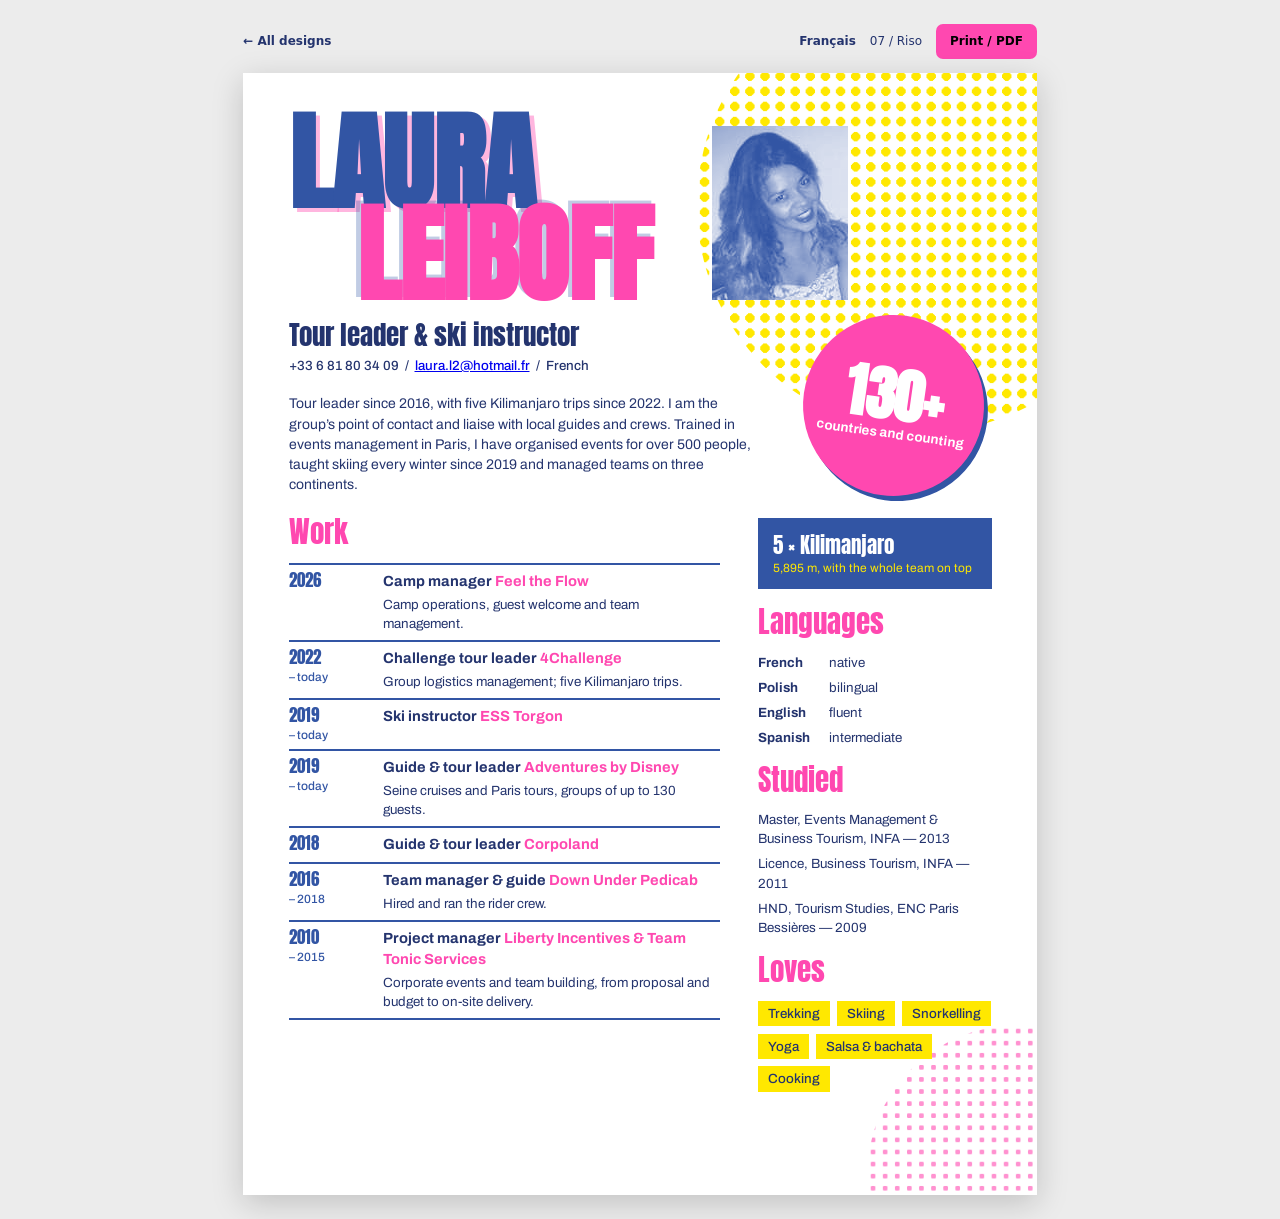
<file: claude/3-riso.html>
<!doctype html>
<html lang="en">
<head>
<meta charset="utf-8">
<meta name="viewport" content="width=device-width, initial-scale=1">
<title>Laura Leiboff — Riso</title>
<link rel="preconnect" href="https://fonts.googleapis.com">
<link rel="preconnect" href="https://fonts.gstatic.com" crossorigin>
<link href="https://fonts.googleapis.com/css2?family=Anton&family=Archivo:wght@400;500;700&display=swap" rel="stylesheet">
<style>
  :root {
    --pink: #FF48B0;
    --blue: #3255A4;
    --yellow: #FFE800;
    --paper: #FFFFFF;
    --ink: #24346E;
  }
  * { box-sizing: border-box; }
  body {
    margin: 0;
    background: #ECECEC;
    font-family: "Archivo", system-ui, sans-serif;
    color: var(--ink);
    font-size: 10pt;
    line-height: 1.45;
    padding: 24px 16px;
  }
  .page {
    width: 210mm;
    min-height: 297mm;
    margin: 0 auto;
    background: var(--paper);
    position: relative;
    overflow: hidden;
    padding: 12mm 12mm 12mm;
    box-shadow: 0 8px 30px rgba(0,0,0,.18);
    isolation: isolate;
  }
  /* halftone blobs printed in yellow and pink */
  .dots {
    position: absolute; z-index: -1; border-radius: 50%;
    mix-blend-mode: multiply;
  }
  .dots.y {
    width: 120mm; height: 120mm; right: -30mm; top: -25mm;
    background: radial-gradient(circle, var(--yellow) 42%, transparent 44%) 0 0 / 4mm 4mm;
  }
  .dots.p {
    width: 80mm; height: 80mm; right: -35mm; bottom: -35mm;
    background: radial-gradient(circle, var(--pink) 30%, transparent 32%) 0 0 / 3.2mm 3.2mm;
    opacity: .6;
  }

  .name {
    position: relative;
    font-family: "Anton", sans-serif;
    font-size: 80pt;
    line-height: .86;
    margin: 0;
    text-transform: uppercase;
    letter-spacing: -.005em;
  }
  .name span { display: block; color: var(--blue); text-shadow: 1.3mm 1.1mm 0 rgba(255,72,176,.4); }
  .name span + span { color: var(--pink); margin-left: 18mm; text-shadow: -1.1mm -.9mm 0 rgba(50,85,164,.3); }

  .tagline {
    font-family: "Anton", sans-serif; font-size: 20pt; line-height: 1.05;
    color: var(--ink); margin: 5mm 0 0; max-width: 120mm;
  }
  .contact { margin: 2mm 0 0; font-weight: 500; }

  .badge {
    position: absolute; right: 14mm; top: 64mm;
    width: 48mm; height: 48mm; border-radius: 50%;
    background: var(--pink);
    color: #fff;
    display: flex; flex-direction: column; align-items: center; justify-content: center;
    text-align: center; transform: rotate(8deg);
    box-shadow: 1.2mm 1.2mm 0 var(--blue);
  }
  .badge b { font-family: "Anton", sans-serif; font-size: 44pt; line-height: .95; }
  .badge span { font-weight: 700; font-size: 10pt; }

  .photo-wrap { position: absolute; right: 50mm; top: 14mm; width: 36mm; height: 46mm; background: var(--blue); }
  .photo-wrap img { width: 100%; height: 100%; object-fit: cover; filter: grayscale(1) contrast(1.15) brightness(1.15); mix-blend-mode: screen; display: block; }

  .about {
    font-size: 10.5pt; line-height: 1.45; margin: 5mm 0 0; max-width: 125mm;
  }

  .cols { display: grid; grid-template-columns: 1.85fr 1fr; gap: 10mm; margin-top: 6mm; }
  h2 {
    font-family: "Anton", sans-serif; font-weight: 400;
    font-size: 22pt; line-height: 1; margin: 0 0 4mm;
    color: var(--pink);
  }
  .jobs { list-style: none; margin: 0; padding: 0; }
  .jobs li { display: grid; grid-template-columns: 22mm 1fr; gap: 3mm; padding: 1.7mm 0; border-top: 2px solid var(--blue); }
  .jobs li:last-child { border-bottom: 2px solid var(--blue); }
  .yr { font-family: "Anton", sans-serif; font-size: 13pt; color: var(--blue); line-height: 1.1; }
  .yr .date-end { display: block; margin-top: 3px; font: 500 9pt/1.2 "Archivo", sans-serif; }
  .jobs h3 { margin: 0; font-size: 11pt; font-weight: 700; }
  .jobs p { margin: .6mm 0 0; }
  .jobs .at { color: var(--pink); font-weight: 700; }

  .side section { margin-bottom: 5mm; }
  .side ul { list-style: none; margin: 0; padding: 0; }
  .side li { margin-bottom: 1.5mm; }
  .lang b { display: inline-block; min-width: 18mm; }
  .chips { display: flex; flex-wrap: wrap; gap: 2mm; }
  .chips span { background: var(--yellow); padding: .8mm 2.6mm; font-weight: 500; }
  .kili {
    background: var(--blue); color: #fff; padding: 4mm;
    font-family: "Anton", sans-serif; font-size: 16pt; line-height: 1.05;
  }
  .kili small { display: block; font-family: "Archivo", sans-serif; font-size: 9pt; margin-top: 1.5mm; color: var(--yellow); }

  @media screen and (max-width: 820px) {
    body { padding: 0; }
    .page { width: 100%; min-height: 0; padding: 16px; }
    .name { font-size: 64pt; }
    .badge, .photo-wrap { position: static; margin: 16px 0; transform: none; }
    .cols { grid-template-columns: 1fr; }
  }
  @page { size: A4; margin: 0; }
  @media print {
    body { background: none; padding: 0; }
    .page { box-shadow: none; margin: 0; }
    * { -webkit-print-color-adjust: exact; print-color-adjust: exact; }
  }
  /* Screen-only toolbar: back to gallery + print */
  .cv-toolbar {
    width: 210mm; max-width: 100%;
    margin: 0 auto 14px;
    display: flex; align-items: center; justify-content: space-between; gap: 16px;
    font: 500 12px/1.4 system-ui, sans-serif;
    color: #24346E;
  }
  .cv-toolbar a { color: inherit; font-weight: 700; text-decoration: none; }
  .cv-toolbar a:hover { text-decoration: underline; }
  .cv-toolbar div { display: flex; align-items: center; gap: 14px; }
  .cv-toolbar button {
    background: #FF48B0; color: #FF48B0#24346E; border: 0; border-radius: 7px;
    padding: 9px 14px; font: inherit; font-weight: 700; cursor: pointer;
  }
  .cv-toolbar button:hover { filter: brightness(1.15); }
  .cv-toolbar :focus-visible { outline: 3px solid #FFC145; outline-offset: 3px; }
  @media screen and (max-width: 820px) { .cv-toolbar { margin: 0; padding: 12px 16px; } .cv-toolbar span { display: none; } }
  @media print { .cv-toolbar { display: none; } }
</style>
</head>
<body data-design="riso">
<nav class="cv-toolbar" aria-label="Design controls">
  <a href="../index.html" data-keep-lang data-label="allDesigns">← All designs</a>
  <div><a data-lang-switch href="?lang=fr">Français</a><span>07 / <span data-label="d7">Riso</span></span><button type="button" onclick="window.print()" data-label="print">Print / PDF</button></div>
</nav>
<main class="page">
  <div class="dots y" aria-hidden="true"></div>
  <div class="dots p" aria-hidden="true"></div>

  <h1 class="name"><span data-cv="firstName"></span><span data-cv="lastName"></span></h1>
  <div class="photo-wrap"><img src="photo.jpg" alt="Laura Leiboff"></div>
  <div class="badge"><b data-cv="countries"></b><span data-label="risoBadge">countries and counting</span></div>

  <p class="tagline" data-cv="title"></p>
  <p class="contact"><span data-cv="phone"></span> &nbsp;/&nbsp; <a data-cv="email"></a> &nbsp;/&nbsp; <span data-cv="nationality"></span></p>

  <p class="about" data-cv="about"></p>

  <div class="cols">
    <section>
      <h2 data-label="risoWork">Work</h2>
      <ol class="jobs" reversed data-jobs></ol>
    </section>

    <aside class="side">
      <section class="kili"><span data-cv="kilimanjaro"></span> × <span data-label="kilimanjaro">Kilimanjaro</span><small data-label="risoKili">5,895 m, with the whole team on top</small></section>
      <section>
        <h2 data-label="languages">Languages</h2>
        <ul class="lang" data-languages></ul>
      </section>
      <section>
        <h2 data-label="risoStudied">Studied</h2>
        <ul data-education></ul>
      </section>
      <section>
        <h2 data-label="risoLoves">Loves</h2>
        <div class="chips" data-interests></div>
      </section>
    </aside>
  </div>
</main>
<script src="../content.js"></script>
<script src="render.js"></script>
</body>
</html>
</file>
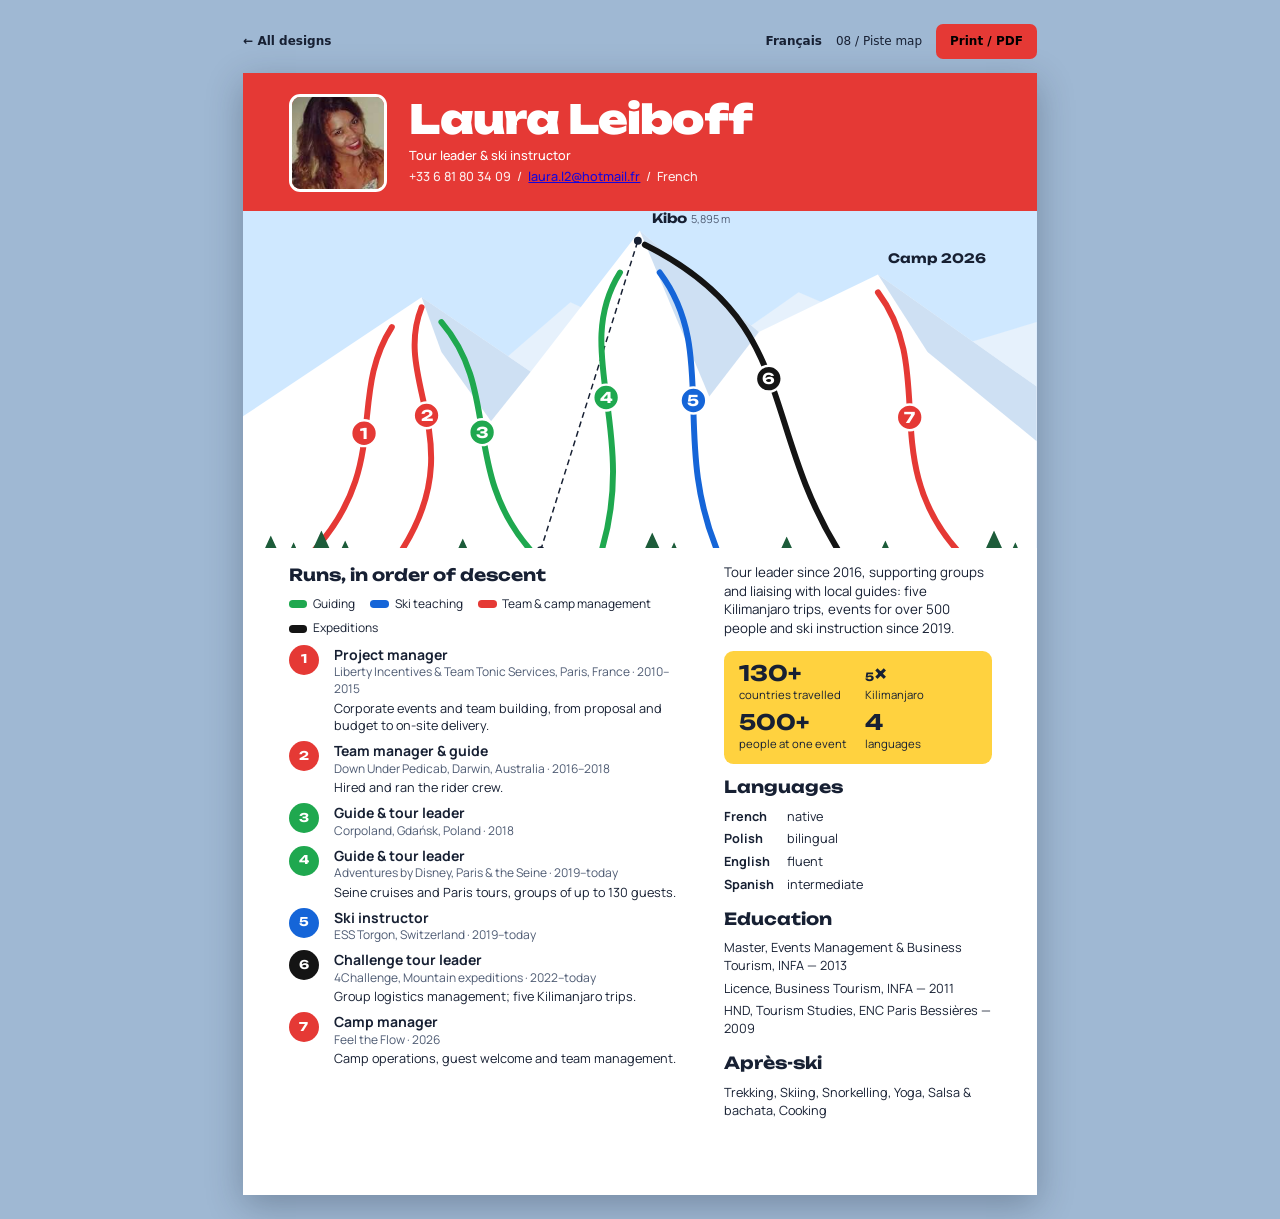
<file: claude/4-piste.html>
<!doctype html>
<html lang="en">
<head>
<meta charset="utf-8">
<meta name="viewport" content="width=device-width, initial-scale=1">
<title>Laura Leiboff — Piste map</title>
<link rel="preconnect" href="https://fonts.googleapis.com">
<link rel="preconnect" href="https://fonts.gstatic.com" crossorigin>
<link href="https://fonts.googleapis.com/css2?family=Unbounded:wght@500;700;900&family=Manrope:wght@400;500;700&display=swap" rel="stylesheet">
<style>
  :root {
    --sky: #CFE8FF;
    --snow: #FFFFFF;
    --shade: #B9D3EE;
    --green: #1FA84F;
    --blue: #1565D8;
    --red: #E53935;
    --black: #141414;
    --pine: #1D5C3A;
    --sign: #FFD23F;
    --ink: #172033;
    --muted: #4E5B73;
  }
  * { box-sizing: border-box; }
  body {
    margin: 0;
    background: #9FB8D3;
    font-family: "Manrope", system-ui, sans-serif;
    color: var(--ink);
    font-size: 9.5pt;
    line-height: 1.4;
    padding: 24px 16px;
  }
  .page {
    width: 210mm;
    min-height: 297mm;
    margin: 0 auto;
    background: var(--snow);
    box-shadow: 0 10px 34px rgba(23,32,51,.3);
    display: flex; flex-direction: column;
  }
  .banner {
    background: var(--red);
    color: #fff;
    padding: 5.5mm 12mm 5mm;
    display: flex; align-items: center; gap: 6mm;
  }
  .banner img { width: 26mm; height: 26mm; object-fit: cover; border-radius: 3mm; border: 3px solid #fff; flex: none; }
  h1 { font-family: "Unbounded", sans-serif; font-weight: 900; font-size: 30pt; line-height: 1; margin: 0; letter-spacing: -.02em; }
  .banner p { margin: 2mm 0 0; font-weight: 500; }
  .banner .contact { opacity: .9; font-size: 9.5pt; margin-top: 1mm; }
  .cross {
    margin-left: auto; flex: none;
    width: 20mm; height: 20mm; background: #fff; position: relative; border-radius: 2mm;
  }
  .cross::before, .cross::after { content: ""; position: absolute; background: var(--red); }
  .cross::before { left: 8mm; top: 3.5mm; width: 4mm; height: 13mm; }
  .cross::after { top: 8mm; left: 3.5mm; height: 4mm; width: 13mm; }

  .map { display: block; width: 100%; height: auto; background: var(--sky); }
  .map .num { font-family: "Unbounded", sans-serif; font-weight: 700; font-size: 15px; fill: #fff; text-anchor: middle; dominant-baseline: central; }
  .map .peak { font-family: "Unbounded", sans-serif; font-weight: 700; font-size: 13px; fill: var(--ink); }
  .map .alt { font-family: "Manrope", sans-serif; font-size: 11px; fill: var(--muted); }

  .content { display: grid; grid-template-columns: 1.5fr 1fr; gap: 9mm; padding: 4mm 12mm 6mm; flex: 1; }
  h2 { font-family: "Unbounded", sans-serif; font-weight: 700; font-size: 12.5pt; margin: 0 0 2.5mm; }

  .runs { list-style: none; padding: 0; margin: 0; }
  .runs li { display: grid; grid-template-columns: 9mm 1fr; gap: 3mm; margin-bottom: 1.6mm; }
  .mark {
    width: 8mm; height: 8mm; display: grid; place-items: center;
    font-family: "Unbounded", sans-serif; font-weight: 700; font-size: 9pt; color: #fff;
    border-radius: 50%;
  }
  .g { background: var(--green); } .b { background: var(--blue); } .r { background: var(--red); } .k { background: var(--black); }
  .runs h3 { margin: 0; font-size: 10.5pt; font-weight: 700; }
  .runs .meta { color: var(--muted); font-size: 9pt; }
  .runs p { margin: .5mm 0 0; }

  .legend { display: flex; flex-wrap: wrap; gap: 2mm 4mm; margin: 0 0 2mm; padding: 0; list-style: none; font-size: 9pt; }
  .legend li { display: flex; align-items: center; gap: 1.5mm; }
  .legend i { width: 5mm; height: 2.2mm; border-radius: 1mm; display: inline-block; }

  .about { margin: 0 0 3.5mm; font-size: 10pt; }
  .board {
    background: var(--sign); border-radius: 2.5mm; padding: 3mm 4mm; margin-bottom: 3mm;
    display: grid; grid-template-columns: 1fr 1fr; gap: 2mm 4mm;
  }
  .board b { font-family: "Unbounded", sans-serif; font-size: 16pt; display: block; line-height: 1.1; }
  .board span { font-size: 8.5pt; }
  .side section { margin-bottom: 3.5mm; }
  .side ul { list-style: none; padding: 0; margin: 0; }
  .side li { margin-bottom: 1.3mm; }
  .side li strong { display: inline-block; min-width: 16mm; }

  @media screen and (max-width: 820px) {
    body { padding: 0; }
    .page { width: 100%; min-height: 0; box-shadow: none; }
    .banner { flex-wrap: wrap; padding: 20px 16px; }
    .cross { display: none; }
    .content { grid-template-columns: 1fr; padding: 20px 16px; }
    h1 { font-size: 24pt; }
  }
  @page { size: A4; margin: 0; }
  @media print {
    body { background: none; padding: 0; }
    .page { box-shadow: none; margin: 0; }
    * { -webkit-print-color-adjust: exact; print-color-adjust: exact; }
  }
  /* Screen-only toolbar: back to gallery + print */
  .cv-toolbar {
    width: 210mm; max-width: 100%;
    margin: 0 auto 14px;
    display: flex; align-items: center; justify-content: space-between; gap: 16px;
    font: 500 12px/1.4 system-ui, sans-serif;
    color: #172033;
  }
  .cv-toolbar a { color: inherit; font-weight: 700; text-decoration: none; }
  .cv-toolbar a:hover { text-decoration: underline; }
  .cv-toolbar div { display: flex; align-items: center; gap: 14px; }
  .cv-toolbar button {
    background: #E53935; color: #E53935#172033; border: 0; border-radius: 7px;
    padding: 9px 14px; font: inherit; font-weight: 700; cursor: pointer;
  }
  .cv-toolbar button:hover { filter: brightness(1.15); }
  .cv-toolbar :focus-visible { outline: 3px solid #FFC145; outline-offset: 3px; }
  @media screen and (max-width: 820px) { .cv-toolbar { margin: 0; padding: 12px 16px; } .cv-toolbar span { display: none; } }
  @media print { .cv-toolbar { display: none; } }
</style>
</head>
<body data-design="piste">
<nav class="cv-toolbar" aria-label="Design controls">
  <a href="../index.html" data-keep-lang data-label="allDesigns">← All designs</a>
  <div><a data-lang-switch href="?lang=fr">Français</a><span>08 / <span data-label="d8">Piste map</span></span><button type="button" onclick="window.print()" data-label="print">Print / PDF</button></div>
</nav>
<main class="page">
  <header class="banner">
    <img src="photo.jpg" alt="Laura Leiboff">
    <div>
      <h1 data-cv="name"></h1>
      <p data-cv="title"></p>
      <p class="contact"><span data-cv="phone"></span> &nbsp;/&nbsp; <a data-cv="email"></a> &nbsp;/&nbsp; <span data-cv="nationality"></span></p>
    </div>
  </header>

  <svg class="map" viewBox="0 28 800 340" aria-label="Career drawn as a ski-resort trail map with seven numbered runs">
    <defs>
      <symbol id="tree" viewBox="0 0 20 30"><path d="M10 0 L20 22 L13 22 L13 30 L7 30 L7 22 L0 22 Z" fill="var(--pine)"/></symbol>
    </defs>
    <!-- far peaks -->
    <path d="M0,260 L120,170 L220,215 L330,120 L460,180 L560,110 L700,170 L800,140 L800,400 L0,400 Z" fill="#E6F1FC"/>
    <!-- main massif -->
    <path d="M0,400 L0,235 L180,115 L290,190 L400,48 L520,150 L640,92 L800,205 L800,400 Z" fill="var(--snow)"/>
    <!-- shadow facets -->
    <path d="M180,115 L290,190 L250,240 L200,170 Z" fill="var(--shade)" opacity=".7"/>
    <path d="M400,48 L520,150 L470,215 L430,120 Z" fill="var(--shade)" opacity=".7"/>
    <path d="M640,92 L800,205 L800,260 L690,170 Z" fill="var(--shade)" opacity=".7"/>
    <!-- lift -->
    <line x1="300" y1="370" x2="398" y2="58" stroke="var(--ink)" stroke-width="1.5" stroke-dasharray="6 4"/>
    <circle cx="300" cy="370" r="4" fill="var(--ink)"/><circle cx="398" cy="58" r="4" fill="var(--ink)"/>

    <!-- runs -->
    <g fill="none" stroke-width="6" stroke-linecap="round">
      <path data-run="1" d="M150,145 C105,215 150,285 70,372"/>
      <path data-run="2" d="M180,125 C150,200 230,260 160,370"/>
      <path data-run="3" d="M200,140 C260,210 220,290 290,370"/>
      <path data-run="4" d="M380,90 C330,170 400,250 360,375"/>
      <path data-run="5" d="M420,90 C480,170 430,260 480,375"/>
      <path data-run="6" d="M405,62 C560,140 520,240 600,370"/>
      <path data-run="7" d="M640,110 C700,190 640,280 720,370"/>
    </g>
    <g stroke="#fff" stroke-width="2.5">
      <circle data-run="1" cx="122" cy="252" r="13"/>
      <circle data-run="2" cx="185" cy="234" r="13"/>
      <circle data-run="3" cx="241" cy="251" r="13"/>
      <circle data-run="4" cx="366" cy="216" r="13"/>
      <circle data-run="5" cx="454" cy="219" r="13"/>
      <circle data-run="6" cx="530" cy="197" r="13"/>
      <circle data-run="7" cx="672" cy="236" r="13"/>
    </g>
    <text class="num" x="122" y="252">1</text><text class="num" x="185" y="234">2</text><text class="num" x="241" y="251">3</text><text class="num" x="366" y="216">4</text>
    <text class="num" x="454" y="219">5</text><text class="num" x="530" y="197">6</text><text class="num" x="672" y="236">7</text>

    <!-- peak names -->
    <text class="peak" x="412" y="40">Kibo</text><text class="alt" x="452" y="40" data-label="kiboHeight">5,895 m</text>
    <text class="peak" x="650" y="80">Camp 2026</text>

    <!-- trees -->
    <g>
      <use href="#tree" x="20" y="355" width="16" height="24"/><use href="#tree" x="44" y="362" width="14" height="21"/>
      <use href="#tree" x="70" y="350" width="18" height="27"/><use href="#tree" x="96" y="360" width="14" height="21"/>
      <use href="#tree" x="214" y="358" width="15" height="22"/><use href="#tree" x="404" y="352" width="17" height="25"/>
      <use href="#tree" x="428" y="362" width="13" height="19"/><use href="#tree" x="540" y="356" width="16" height="24"/>
      <use href="#tree" x="640" y="360" width="15" height="22"/><use href="#tree" x="748" y="350" width="18" height="27"/>
      <use href="#tree" x="772" y="362" width="13" height="19"/>
    </g>
    <!-- village -->
    <rect x="0" y="384" width="800" height="16" fill="#E6F1FC"/>
  </svg>

  <div class="content">
    <section>
      <h2 data-label="pisteRuns">Runs, in order of descent</h2>
      <ul class="legend">
        <li><i class="g"></i><span data-label="pisteGuide">Guiding</span></li>
        <li><i class="b"></i><span data-label="pisteSki">Ski teaching</span></li>
        <li><i class="r"></i><span data-label="pisteManage">Team &amp; camp management</span></li>
        <li><i class="k"></i><span data-label="pisteExpedition">Expeditions</span></li>
      </ul>
      <ol class="runs" data-jobs></ol>
    </section>

    <aside class="side">
      <p class="about" data-cv="intro"></p>
      <div class="board">
        <div><b data-cv="countries"></b><span data-label="countriesTravelled">countries travelled</span></div>
        <div><b><span data-cv="kilimanjaro"></span>×</b><span data-label="kilimanjaro">Kilimanjaro</span></div>
        <div><b data-cv="eventSize"></b><span data-label="eventPeople">people at one event</span></div>
        <div><b data-cv="languagesCount"></b><span data-label="languagesShort">languages</span></div>
      </div>
      <section>
        <h2 data-label="languages">Languages</h2>
        <ul data-languages></ul>
      </section>
      <section>
        <h2 data-label="education">Education</h2>
        <ul data-education></ul>
      </section>
      <section>
        <h2 data-label="pisteInterests">Après-ski</h2>
        <ul data-interests></ul>
      </section>
    </aside>
  </div>
</main>
<script src="../content.js"></script>
<script src="render.js"></script>
</body>
</html>
</file>
<file: styles.css>
@font-face{font-family:CVSans;src:local('Arial')}@font-face{font-family:CVSerif;src:local('Georgia')}
:root{--ink:#243438;--muted:#606b6d;--accent:#a94730;--paper:#fbf6ed;--soft:#f0dfd0;--line:#ddd6cc}
*{box-sizing:border-box}body{margin:0;background:#eae8e5;color:var(--ink);font-family:CVSans,Arial,sans-serif;font-size:13px;-webkit-font-smoothing:antialiased}a{color:inherit;text-decoration:none}a:hover{text-decoration:underline}h1,h2,h3,p,ul,dl,dd{margin:0}ul{list-style:none;padding:0}button,a{touch-action:manipulation}button:focus-visible,a:focus-visible{outline:3px solid #d8a025;outline-offset:4px}
.toolbar{max-width:794px;margin:22px auto 18px;display:flex;align-items:center;justify-content:space-between;gap:16px;font-size:12px;color:#4d5358}.toolbar>a{font-weight:700}.toolbar div{display:flex;gap:14px;align-items:center}.toolbar button{background:#252b31;border:0;color:white;border-radius:7px;padding:10px 15px;cursor:pointer;font:inherit}.toolbar button:hover{background:#474e56}.sheet{width:794px;min-height:1123px;position:relative;margin:0 auto 42px;background:var(--paper);box-shadow:0 12px 55px #242a321a;overflow:hidden}.sheet h2,.eyebrow,.role{font-size:10px;font-weight:700;letter-spacing:2px;text-transform:uppercase;color:var(--accent);line-height:1.5}.sheet h1{font-family:CVSerif,Georgia,serif;font-weight:400;font-size:65px;line-height:1.02;letter-spacing:-2.5px}.sheet h3{font-size:14px;line-height:1.2}.intro{font-size:14px;line-height:1.55}.contact{display:flex;gap:20px;font-size:12px;line-height:1.6}.languages dl{margin-top:20px}.languages dl>div{margin-bottom:18px}.languages dt{font-weight:700;font-size:13px;margin-bottom:4px}.languages dd{font-size:12px;color:var(--muted)}.strengths ul,.interests ul{margin-top:18px;line-height:1.8;font-size:13px}.experience h2{margin-bottom:24px}.job{display:grid;grid-template-columns:82px 1fr;gap:10px;break-inside:avoid}.job+.job{margin-top:24px}.job-date{font-size:10px;font-weight:700;line-height:1.7;color:var(--accent);white-space:nowrap}.job-number{display:none}.company{font-size:11.5px;line-height:1.5;color:var(--accent);margin-top:4px}.description{font-size:12px;line-height:1.45;color:var(--muted);margin-top:6px}.education>div{margin-top:16px}.education p+p{margin-top:9px}.education strong{display:block;font-size:11.5px;line-height:1.4}.education p span{display:block;font-size:11px;line-height:1.5;color:var(--muted)}footer{position:absolute;bottom:21px;left:48px;right:48px;border-top:1px solid var(--line);padding-top:12px;display:flex;justify-content:space-between;font-size:8.5px;color:var(--muted)}footer>span:first-child{font-weight:700;text-transform:uppercase;letter-spacing:.8px}
/* 01 - Warm editorial: generous serif masthead, terracotta sidebar feature. */
.editorial .sheet{border-top:14px solid var(--accent);padding:35px 48px 80px}.editorial header{position:relative;border-bottom:1px solid var(--accent);padding-bottom:23px}.editorial .eyebrow{margin-bottom:18px}.editorial h1 span{display:block}.editorial header .portrait{position:absolute;right:0;top:13px;width:142px;height:194px;object-fit:cover}.editorial .contact{margin-top:23px}.editorial .main-grid{display:grid;grid-template-columns:213px 1fr;gap:37px;margin-top:30px}.editorial aside section{margin-top:33px}.editorial .intro{font-family:Georgia,serif;font-size:14px;line-height:1.55;margin-bottom:28px}.editorial .job+.job{margin-top:21px}.editorial .education{margin-top:30px}.editorial .education strong{display:inline}.editorial .education p span{display:inline;margin-left:5px}.editorial .education p{line-height:1.4}.editorial .education p+p{margin-top:8px}
/* 02 - Atlas: strong cobalt masthead, latitude lines and a clear timeline. */
.atlas{--accent:#244ed8;--paper:#fff;--soft:#ecf1ff;--line:#dce3f6}.atlas .sheet header{position:relative;background:var(--accent);color:white;padding:37px 48px 31px;height:317px;overflow:hidden}.atlas .eyebrow{color:#dce5ff;margin-bottom:22px}.atlas h1{font-family:Arial,sans-serif;font-weight:800;font-size:66px;letter-spacing:-2px;line-height:.96;text-transform:uppercase}.atlas h1 span{display:block}.atlas .role{color:white;margin-top:20px;font-size:12px;letter-spacing:1.3px}.atlas .contact{margin-top:19px}.atlas .globe{position:absolute;width:237px;right:34px;top:29px;color:#839af0;opacity:.7}.atlas main{padding:29px 48px 80px}.atlas .intro{margin-bottom:29px}.atlas .job{grid-template-columns:112px 1fr;padding-left:20px;position:relative;gap:15px}.atlas .job:before{content:'';position:absolute;left:2px;top:4px;width:7px;height:7px;background:var(--accent);border-radius:100%}.atlas .job:after{content:'';position:absolute;left:5px;top:15px;bottom:-21px;width:1px;background:#d5def8}.atlas .job:last-child:after{display:none}.atlas .job+.job{margin-top:21px}.atlas .bottom-grid{display:grid;grid-template-columns:1.15fr 1fr;gap:30px;margin-top:31px;padding-top:21px;border-top:1px solid var(--line)}.atlas .education>div{margin-top:12px}.atlas .education p+p{margin-top:5px}.atlas .education strong{font-size:10px}.atlas .education p span{font-size:10px}.atlas .languages dl{display:grid;grid-template-columns:1fr 1.3fr;gap:12px 15px;margin-top:13px}.atlas .languages dl>div{margin:0}.atlas .languages dt{font-size:11px}.atlas .languages dd{font-size:10px}
/* 03 - Field notes: a forest sidebar and a quiet cream reading column. */
.field{--accent:#295244;--paper:#f9f8f0;--soft:#dfebaa;--line:#d4dcd1}.field .sheet{display:grid;grid-template-columns:268px 1fr;min-height:1123px}.field .sheet>aside{padding:44px 35px 85px;background:var(--accent);color:white;position:relative}.field .portrait{display:block;width:134px;height:180px;border-radius:70px;object-fit:cover;margin:0 auto 34px}.field aside h2{color:var(--soft);font-size:9px}.field .contact{flex-direction:column;gap:6px;border-top:1px solid #ffffff40;padding-top:26px;margin-top:31px;font-size:11.5px}.field .languages{margin-top:42px}.field .languages dd{color:#d3dfd7}.field .languages dl>div{margin-bottom:23px}.field .interests{margin-top:44px}.field .interests ul{font-size:12px;line-height:1.9}.field .sidebar-signoff{position:absolute;bottom:43px;text-transform:uppercase;font-size:9px;letter-spacing:1.5px;color:var(--soft)}.field main{padding:48px 40px 80px}.field h1{font-size:60px;color:var(--accent)}.field h1 span{display:block}.field .role{font-size:9px;letter-spacing:1.4px;margin-top:20px}.field .intro{margin-top:27px;font-size:13px;line-height:1.6;padding-bottom:25px;border-bottom:1px solid var(--line)}.field .experience{margin-top:25px}.field .job{grid-template-columns:71px 1fr;gap:10px}.field .job+.job{margin-top:21px}.field .job h3{font-size:13px}.field .job-date{font-size:9px}.field .company{font-size:10.5px}.field .description{font-size:11.5px}.field .education{margin-top:28px}.field .education strong{font-size:10.5px}.field .education p span{font-size:10px}.field footer{left:308px;right:40px}.field footer>span:first-child{display:none}
/* 04 - Studio: soft color blocks and a numbered experience list. */
.studio{--accent:#5a40a1;--paper:#fdfbfe;--soft:#eae3f7;--ink:#322c45;--line:#ded6e9}.studio .sheet{padding:37px 37px 80px}.studio header{position:relative;background:var(--soft);border-radius:20px;padding:25px;min-height:217px}.studio .eyebrow{font-size:9px;letter-spacing:1.7px}.studio h1{font-family:Arial,sans-serif;font-weight:800;font-size:51px;letter-spacing:-2.6px;margin-top:19px;white-space:nowrap}.studio .contact{flex-direction:column;gap:1px;margin-top:23px;font-size:12px}.studio .route{position:absolute;right:29px;bottom:17px;width:126px;height:126px;color:var(--accent)}.studio .intro-grid{display:grid;grid-template-columns:222px 1fr;gap:20px;margin-top:23px}.studio .intro-card{background:#f1edf6;border-radius:16px;padding:22px}.studio .intro-card h2{font-size:9px;letter-spacing:1.2px;margin-bottom:14px}.studio .intro-card .intro{font-size:13px;line-height:1.6}.studio .experience{margin:29px 10px 0}.studio .experience h2{margin-bottom:22px}.studio .job{grid-template-columns:147px 1fr;gap:13px}.studio .job-date{display:flex;align-items:flex-start;gap:14px;font-size:10px;padding-top:1px;line-height:27px}.studio .job-number{display:inline-block;border-radius:50%;width:27px;height:27px;text-align:center;background:var(--accent);color:white;font-size:10px;line-height:27px;flex-shrink:0}.studio .job h3{font-size:13px}.studio .job+.job{margin-top:17px}.studio .job-copy{padding-bottom:14px;border-bottom:1px solid var(--line)}.studio .job:last-child .job-copy{border:0;padding-bottom:0}.studio .company{font-size:11px}.studio .description{font-size:11.5px;line-height:1.4;margin-top:5px}.studio .bottom-grid{display:grid;grid-template-columns:1fr 1.08fr;gap:17px;margin-top:24px}.studio .bottom-grid section{padding:17px 19px;border-radius:13px;background:var(--soft)}.studio .bottom-grid .education{background:#f4e5dc}.studio .bottom-grid h2{font-size:9px;letter-spacing:1.3px}.studio .languages dl{display:grid;grid-template-columns:1fr 1.15fr;gap:12px 8px;margin-top:12px}.studio .languages dl>div{margin:0}.studio .languages dt{font-size:10px}.studio .languages dd{font-size:9px}.studio .education>div{margin-top:10px}.studio .education strong{font-size:9px}.studio .education p span{font-size:9px}.studio .education p+p{margin-top:5px}.studio footer{left:47px;right:47px}
@page{size:A4;margin:0}@media print{body{background:transparent}.toolbar{display:none}.sheet{margin:0;box-shadow:none;width:210mm;min-height:297mm;print-color-adjust:exact;-webkit-print-color-adjust:exact}a{text-decoration:none}}
@media screen and (max-width:830px){.toolbar{margin:16px 18px}.toolbar .design-label{display:none}.sheet{margin-left:auto;margin-right:auto;transform-origin:top center}body{overflow-x:auto}.toolbar{min-width:330px}.sheet{zoom:calc((100vw - 24px) / 794px)}}
/* Keep the lilac composition within the same A4 footprint. */
.studio header{min-height:195px}.studio .job+.job{margin-top:12px}.studio .job-copy{padding-bottom:10px}

/* Travel breadth is a supporting detail, at body-text scale. */
.travel-note{font-size:12px;line-height:1.5;color:var(--muted);font-weight:400}
.editorial aside .languages{margin-top:0}.editorial .travel-note{margin-top:14px}
.atlas .intro{margin-bottom:10px}.atlas .travel-note{margin-bottom:29px}
.field .travel-note{margin-top:15px;font-size:11.5px;color:#d3dfd7}
.studio .intro-grid{display:block}.studio .travel-note{margin-top:12px}
.atlas .sheet header{height:289px}.atlas .globe{width:205px;top:37px;right:45px}
/* Six-job layouts: tighter rhythm so every design stays on one A4 page. */
.editorial .job+.job{margin-top:13px}.editorial .intro{margin-bottom:22px}
.atlas .sheet header{height:290px}.atlas main{padding-top:22px}.atlas .intro{margin-bottom:20px}.atlas .job+.job{margin-top:8px}.atlas .job:after{bottom:-8px}.atlas .bottom-grid{margin-top:22px}
.studio header{min-height:180px}.studio .intro-grid{margin-top:16px}.studio .experience{margin-top:20px}.studio .job+.job{margin-top:8px}.studio .job-copy{padding-bottom:7px}
/* Seven jobs: reclaim part of the 80px reserved above the 45px footer, and tighten job rhythm. */
.editorial .sheet{padding-bottom:60px}.editorial .job+.job{margin-top:12px}
.atlas main{padding-bottom:60px}.atlas .job+.job{margin-top:7px}.atlas .job:after{bottom:-7px}
.field main{padding-bottom:60px}.field .job+.job{margin-top:18px}
.studio .sheet{padding-bottom:60px}.studio .job+.job{margin-top:6px}

/* French copy needs a little less vertical spacing, without reducing type size. */
html[lang="fr"] .editorial .job+.job{margin-top:8px}
html[lang="fr"] .editorial .education{margin-top:20px}
html[lang="fr"] .field .job+.job{margin-top:16px}
</file>
